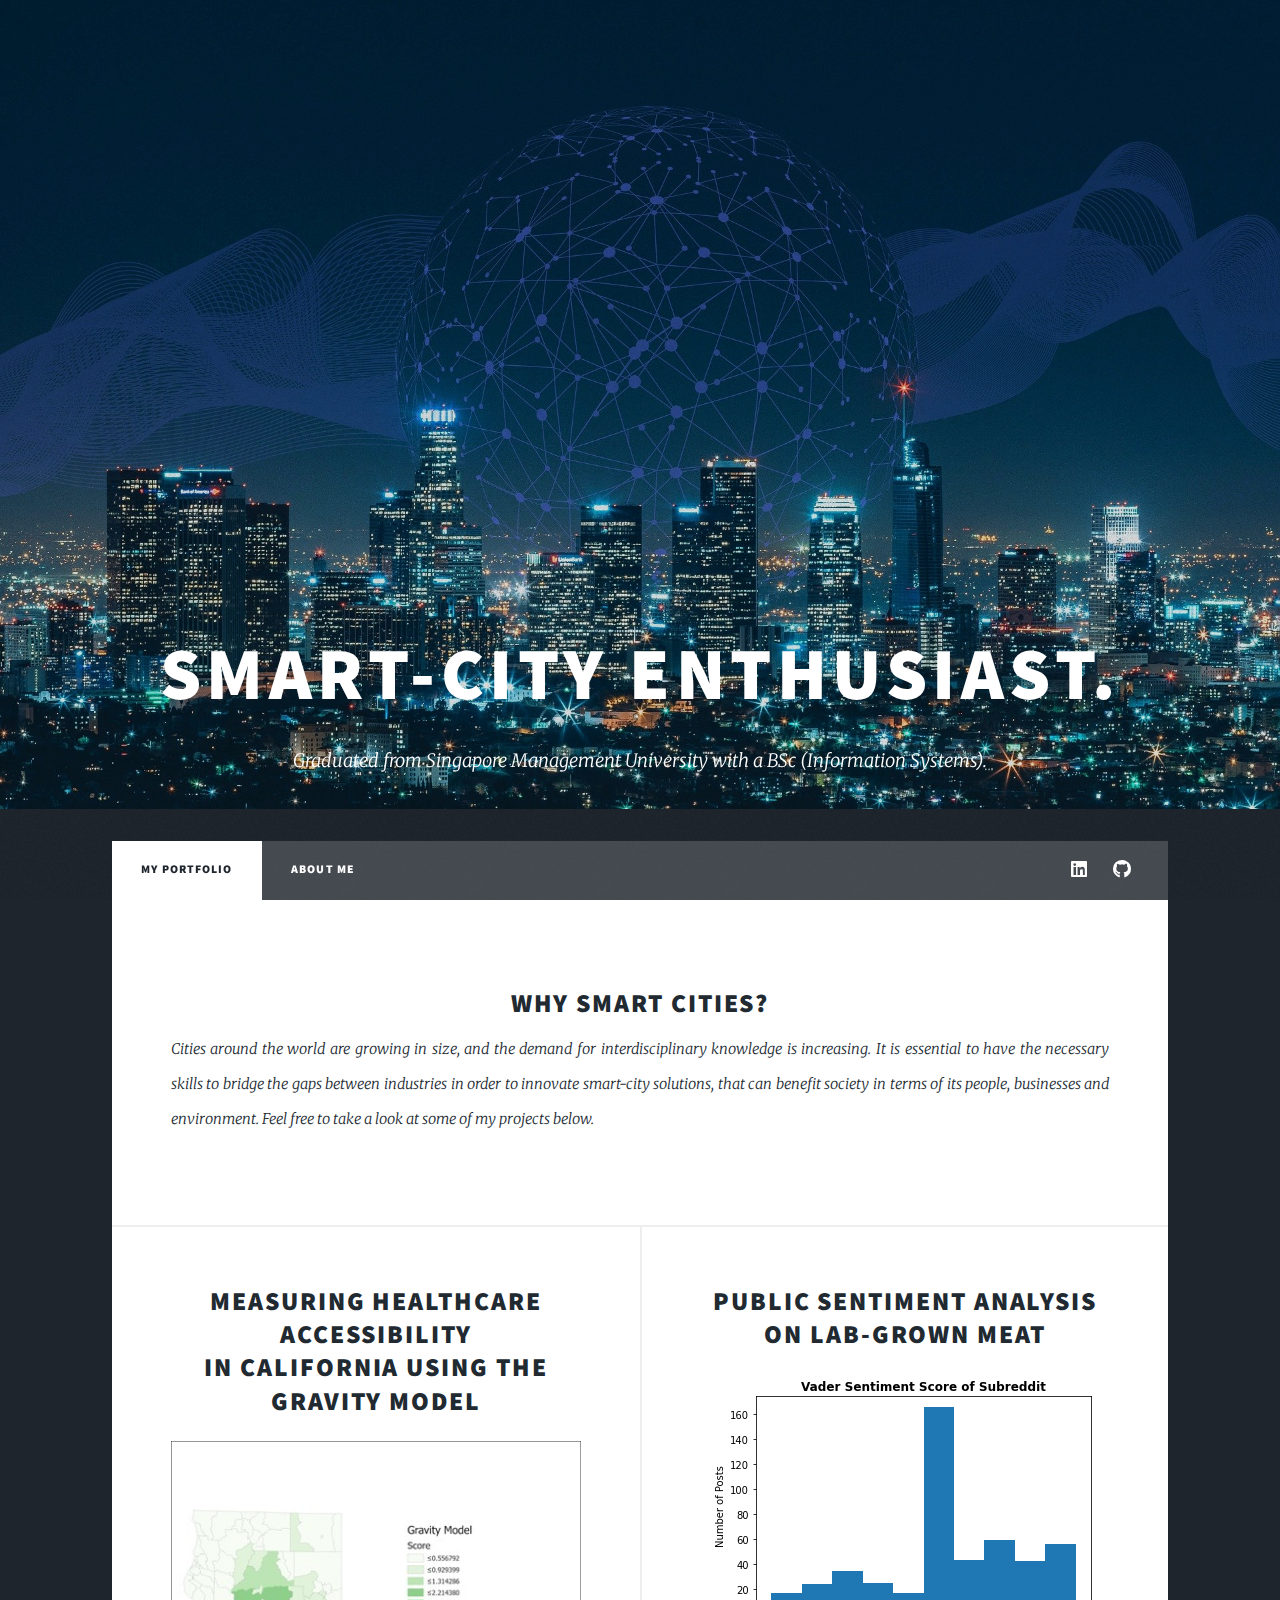
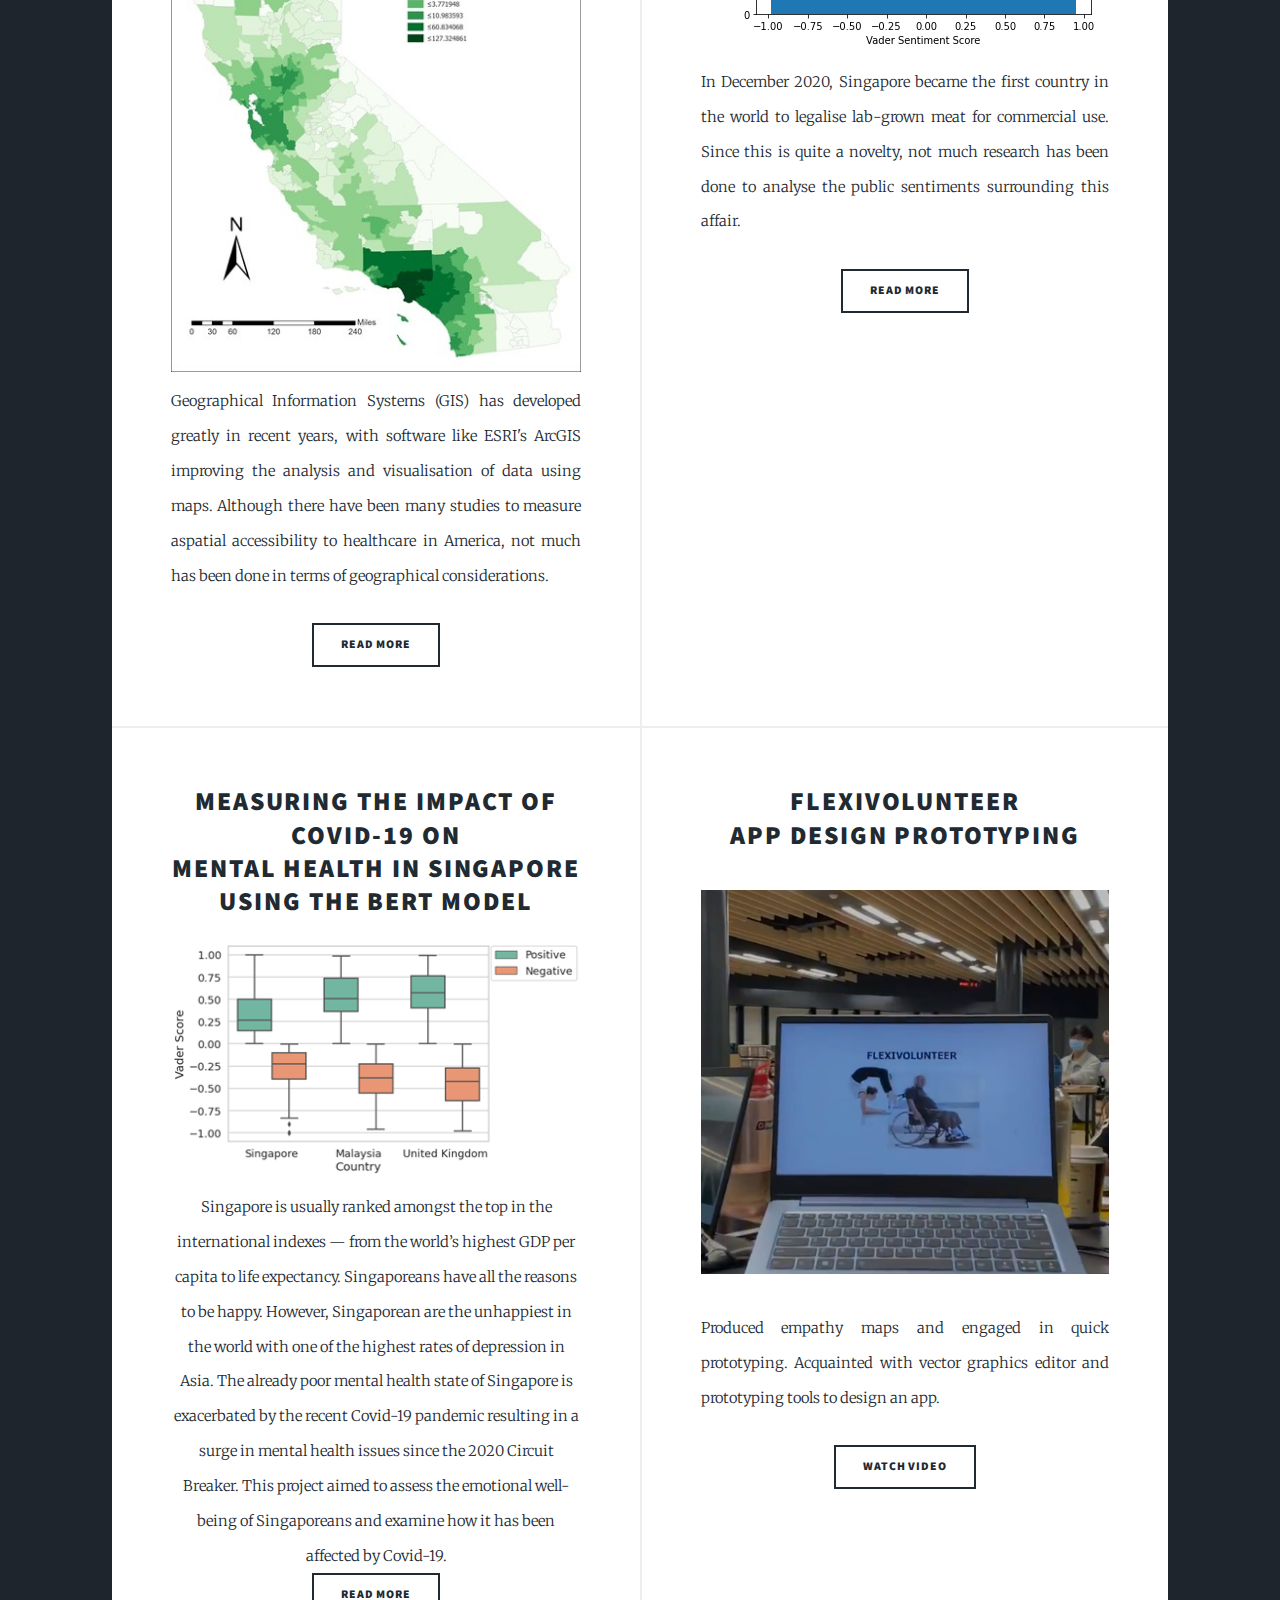
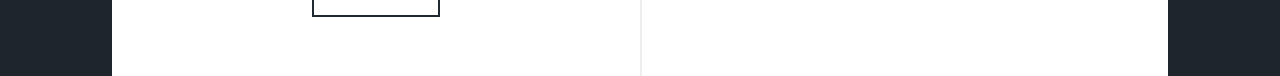
<file: index.html>
<!DOCTYPE HTML>
<html>
	<head>
		<title></title>
		<meta charset="utf-8" />
		<meta name="viewport" content="width=device-width, initial-scale=1, user-scalable=no" />
		<link rel="stylesheet" href="assets/css/main.css" />
		<noscript><link rel="stylesheet" href="assets/css/noscript.css" /></noscript>
	</head>
	<body class="is-preload">

		<!-- Wrapper -->
			<div id="wrapper" class="fade-in">

				<!-- Intro -->
					<div id="intro">
						<h1>Smart-City Enthusiast.</h1>
						<center><p>Graduated from Singapore Management University with a BSc (Information Systems).</p></center>
<!--<ul class="actions">
							<li><a href="#header" class="button icon solid solo fa-arrow-down scrolly">Continue</a></li>
						</ul>-->
					</div>

				<!-- Header -->
					<!---<header id="header">
						<a href="index.html" class="logo">Massively</a>
					/header> -->

				<!-- Nav -->
					<nav id="nav">
						<ul class="links">
							<li class="active"><a href="index.html">My Portfolio</a></li>
							<li><a href="about.html">About Me</a></li>
						</ul>
						<ul class="icons">
							<li><a href="https://www.linkedin.com/in/jonathan-auyong/" class="icon brands fa-linkedin"><span class="label">LinkedIn</span></a></li>
							<li><a href="https://github.com/jonathanmad" class="icon brands fa-github"><span class="label">GitHub</span></a></li>
						</ul>
					</nav>

				<!-- Main -->
					<div id="main">

						<!-- Featured Post -->
							<article class="post featured">
								<header class="minor">
									<h2>Why Smart Cities?</h2>
									<p>Cities around the world are growing in size, and the demand
										 for interdisciplinary knowledge is increasing. It is essential
										  to have the necessary skills to bridge the gaps between
										   industries in order to innovate smart-city solutions, that can benefit society in terms of its people, businesses and environment. Feel free to take a look at some of my projects below.</p>
								</header>
								<!--a href="#" class="image main"><img src="images/pic01.jpg" alt="" /></a>
								<ul class="actions special">
									<li><a href="#" class="button large">Read More</a></li>
								</ul-->
							</article>

						<!-- Posts -->
							<section class="posts">
								<article>
									<header>
										<h2>Measuring Healthcare Accessibility<br />
										in California using the Gravity Model</h2>
									</header>
									<img src="images/Gravity1.png" alt="" />
									<p>Geographical Information Systems (GIS) has developed greatly in recent years, with software like ESRI's ArcGIS improving the analysis and visualisation of data using maps. Although there have been many studies to measure aspatial accessibility to healthcare in America, not much has been done in terms of geographical considerations.</p>
									<ul class="actions special">
										<li><a href="project1.html" class="button">Read More</a></li>
									</ul>
								</article>
								<article>
									<header>
										<h2>Public Sentiment Analysis<br />
										on Lab-Grown Meat</a></h2>
									</header>
									<img src="images/VADER.png" alt="" /></a>
									<p>In December 2020, Singapore became the first country in the world to legalise lab-grown meat for commercial use. Since this is quite a novelty, not much research has been done to analyse the public sentiments surrounding this affair.</p>
									<ul class="actions special">
										<li><a href="project2.html" class="button">Read More</a></li>
									</ul>
								</article>
								<article>
									<header>
										<h2>Measuring the Impact of COVID-19 on<br />
										Mental Health in Singapore using the BERT Model</a></h2>
									</header>
									<img src="images/project3.png" alt="" />
									Singapore is usually ranked amongst the top in the international indexes — from the world’s highest GDP per capita to life expectancy. Singaporeans have all the reasons to be happy. However, Singaporean are the unhappiest in the world with one of the highest rates of depression in Asia. The already poor mental health state of Singapore is exacerbated by the recent Covid-19 pandemic resulting in a surge in mental health issues since the 2020 Circuit Breaker. This project aimed to assess the emotional well-being of Singaporeans and examine how it has been affected by Covid-19.									<ul class="actions special">
										<li><a href="project3.html" class="button">Read More</a></li>
									</ul>
								</article>
								<article>
									<header>
										<h2>FlexiVolunteer<br/>
										App Design Prototyping</h2>
									</header>
									<a href="project4.html" class="image fit"><img src="images/IDPCOver.png" alt=""/></a>
									<p>Produced empathy maps and engaged in quick prototyping.
										Acquainted with vector graphics editor and prototyping tools to design an app.
										</p>
									<ul class="actions special">
										<li><a href="project4.html" class="button">Watch Video</a></li>
									</ul>
							</section>
					</div>



			</div>

		<!-- Scripts -->
			<script src="assets/js/jquery.min.js"></script>
			<script src="assets/js/jquery.scrollex.min.js"></script>
			<script src="assets/js/jquery.scrolly.min.js"></script>
			<script src="assets/js/browser.min.js"></script>
			<script src="assets/js/breakpoints.min.js"></script>
			<script src="assets/js/util.js"></script>
			<script src="assets/js/main.js"></script>

	</body>
</html>
</file>
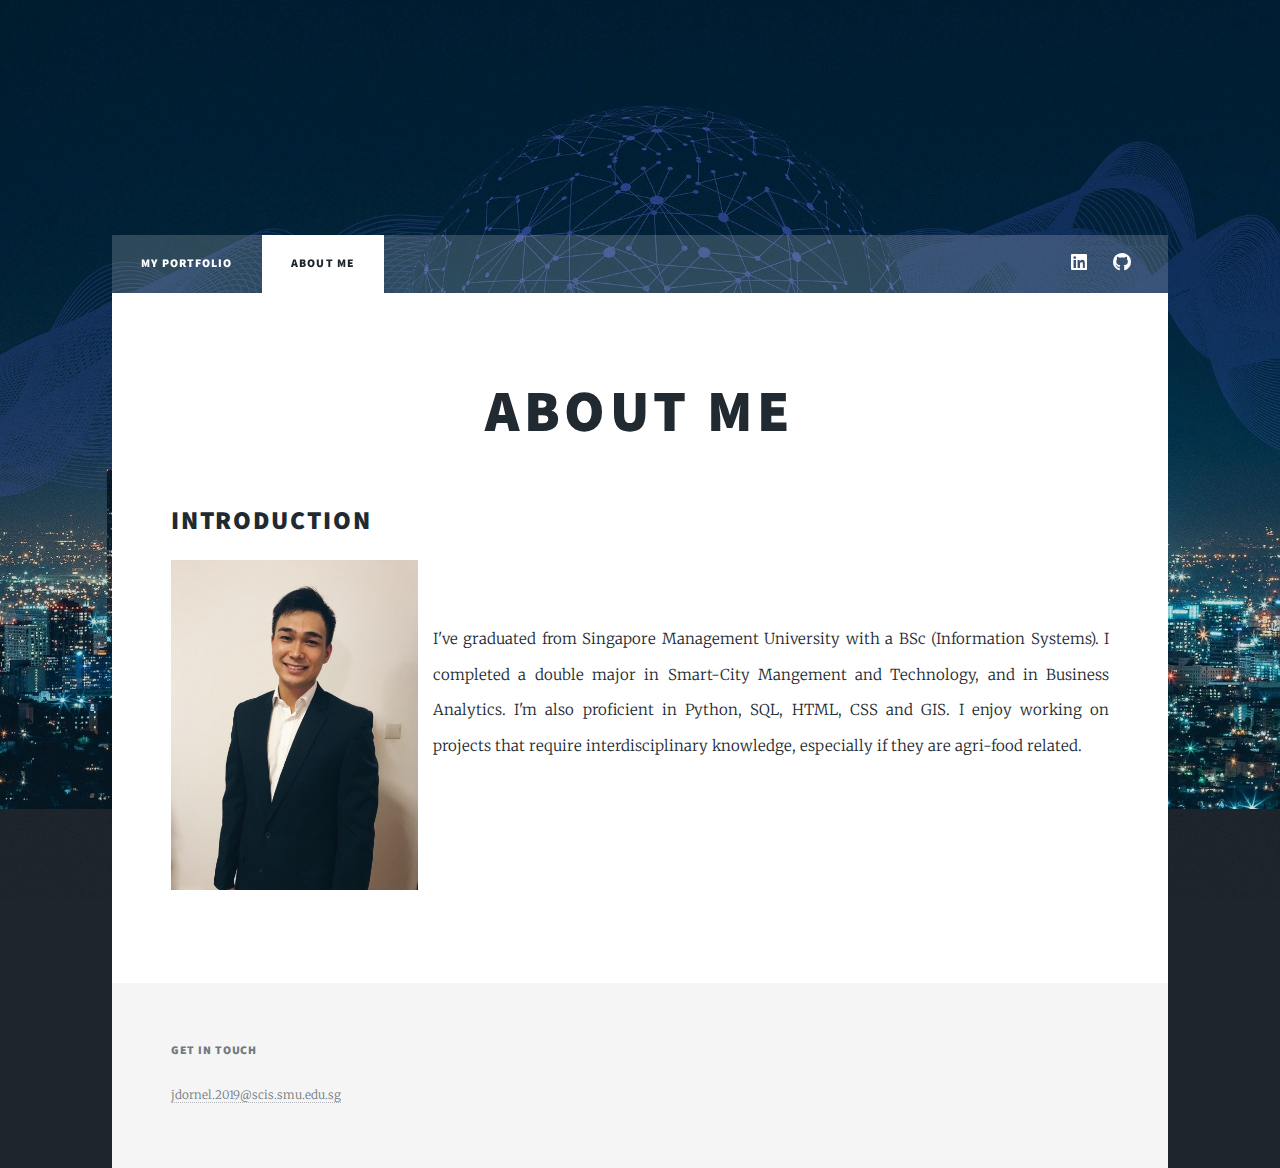
<file: about.html>
<!DOCTYPE HTML>
<html>
	<head>
		<title>About Me</title>
		<meta charset="utf-8" />
		<meta name="viewport" content="width=device-width, initial-scale=1, user-scalable=no" />
		<link rel="stylesheet" href="assets/css/main.css" />
		<noscript><link rel="stylesheet" href="assets/css/noscript.css" /></noscript>
	</head>
	<body class="is-preload">

		<!-- Wrapper -->
			<div id="wrapper">

				<!-- Header -->
					<header id="header">
					</header>

				<!-- Nav -->
					<nav id="nav">
						<ul class="links">
							<li><a href="index.html">My Portfolio</a></li>
							<li class="active"><a href="About Me.html">About Me</a></li>
						</ul>
						<ul class="icons">
							<li><a href="https://www.linkedin.com/in/jonathan-auyong/" class="icon brands fa-linkedin"><span class="label">LinkedIn</span></a></li>
							<li><a href="https://github.com/jonathanauyong" class="icon brands fa-github"><span class="label">GitHub</span></a></li>
						</ul>
					</nav>

				<!-- Main -->
					<div id="main">

						<!-- Post -->
							<section class="post">
								<header class="major">
									<h1>About Me</h1>
								</header>
								
								
                                <h2>Introduction</h2>
								<!--body>
									<img src="images/profile.png" width="355" height="490" style="float:left;"/>
								  </body-->
								<!--table>
								<tr>
									<th><p>In my free time, I love to learn new languages. I'm fluent in English and French, and I am learning Mandarin Chinese. <br><br> I'm also proficient in Python, SQL, HTML, CSS and GIS. I especially enjoy working on projects that require interdisciplinary knowledge.</p></th>
									<th><div class="marginauto"><img src="images/profile.png" alt="" width="400" height="500"/></div></th>
								</tr>
								</table-->
								<style>
									.container {
									  display: flex;
									  align-items: center;
									  justify-content: center
									}
									img {
									  max-width: 100%
									}
									.image {
									  flex-basis: 100%
									}
									.text {
									  font-size: 15px;
									  padding-left: 15px;
									}
								  </style>
								<div class="container">
									<div class="image">
									  <img src="images/profile.png">
									</div>
									<div class="text">
									  <p>I've graduated from Singapore Management University with a BSc (Information Systems).
										   I completed a double major in Smart-City Mangement and Technology, and in Business Analytics.
										I'm also proficient in Python, SQL, HTML, CSS and GIS.
										 I enjoy working on projects that require interdisciplinary knowledge,
										  especially if they are agri-food related.<br><br>
											 </p>
									</div>
								  </div>
								  <br>
								<!--img src="images/profile.png" width="355" height="490">
<h3>My Skills</h3>
<ul id="skill-list">
	<li>Machine Learning</li>
    <li>Computational Social Science</li>		
	<li>Data Analysis & Visualisation</li>				
</ul><!--end skill-list-->
</div><!-- end skills-->

							</section>

					</div>

				<!-- Footer -->
					<footer id="footer">
						<section>
								<h3>Get in Touch</h3>
								<p><a href="mailto:jdornel.2019@scis.smu.edu.sg">jdornel.2019@scis.smu.edu.sg</a></p>
							</section>
						</section>
					</footer>


			</div>

		<!-- Scripts -->
			<script src="assets/js/jquery.min.js"></script>
			<script src="assets/js/jquery.scrollex.min.js"></script>
			<script src="assets/js/jquery.scrolly.min.js"></script>
			<script src="assets/js/browser.min.js"></script>
			<script src="assets/js/breakpoints.min.js"></script>
			<script src="assets/js/util.js"></script>
			<script src="assets/js/main.js"></script>

	</body>
</html>
</file>
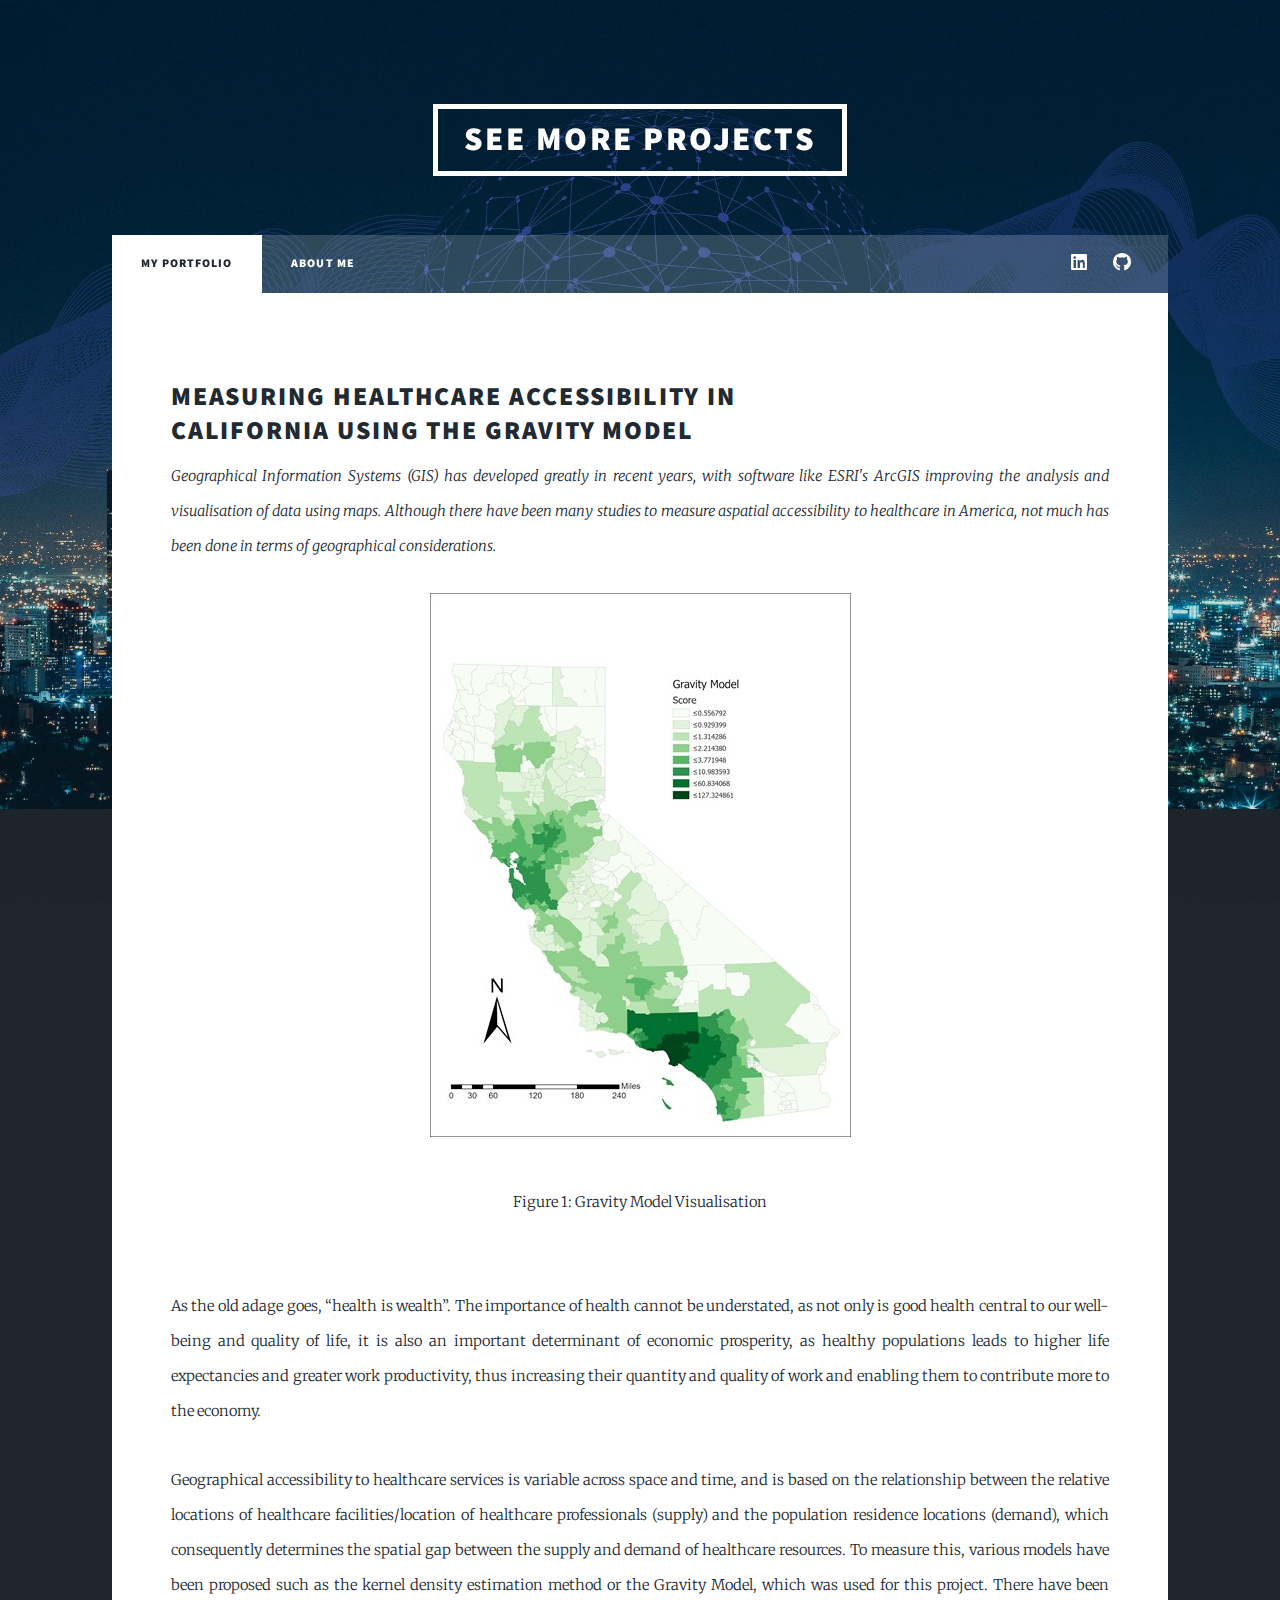
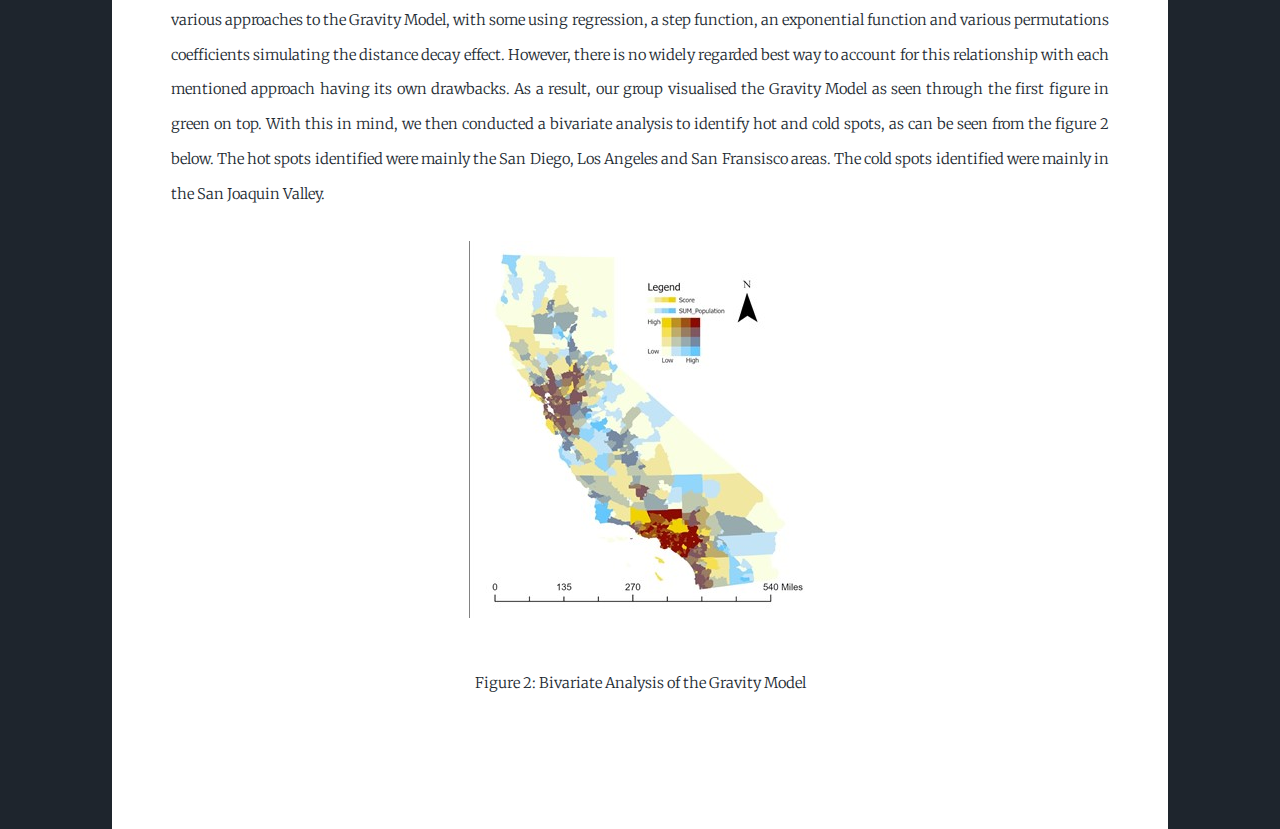
<file: project1.html>
<!DOCTYPE HTML>
<html>
	<head>
		<title>Measuring Healthcare Accessibility Using the Gravity Model</title>
		<meta charset="utf-8" />
		<meta name="viewport" content="width=device-width, initial-scale=1, user-scalable=no" />
		<link rel="stylesheet" href="assets/css/main.css" />
		<noscript><link rel="stylesheet" href="assets/css/noscript.css" /></noscript>
	</head>
	<body class="is-preload">

		<!-- Wrapper -->
			<div id="wrapper">

				<!-- Header -->
					<header id="header">
						<a href="index.html" class="logo">See More Projects</a>
					</header>

				<!-- Nav -->
					<nav id="nav">
						<ul class="links">
							<li class="active"><a href="index.html">My Portfolio</a></li>
							<li><a href="about.html">About Me</a></li>
						</ul>
						<ul class="icons">
							<li><a href="https://www.linkedin.com/in/jonathan-auyong/" class="icon brands fa-linkedin"><span class="label">LinkedIn</span></a></li>
							<li><a href="https://github.com/jonathanauyong" class="icon brands fa-github"><span class="label">GitHub</span></a></li>
						</ul>
					</nav>

				<!-- Main -->
					<div id="main">

						<!-- Post -->
							<section class="post">
								<header class="minor">
									<h2>Measuring Healthcare Accessibility in<br />
									California Using the Gravity Model</h2>
									<p>Geographical Information Systems (GIS) has developed greatly in recent years, with software like ESRI's ArcGIS improving the analysis and visualisation of data using maps. Although there have been many studies to measure aspatial accessibility to healthcare in America, not much has been done in terms of geographical considerations.</p>
								</header>
                                <p class="aligncenter">
                                    <center><img src="images/Gravity1.png" alt=""/></center><br>
                                    <center>Figure 1: Gravity Model Visualisation</center><br><br>
								<p>As the old adage goes, “health is wealth”. The importance of health cannot be understated,
									 as not only is good health central to our well-being and quality of life, it is also an
									  important determinant of economic prosperity, as healthy populations leads to higher life
									   expectancies and greater work productivity, thus increasing their quantity and quality
									    of work and enabling them to contribute more to the economy.<br><br>
										Geographical accessibility to healthcare services is variable across space and time, and is based on the relationship between the relative locations of healthcare facilities/location of healthcare professionals (supply) and the population residence locations (demand), which consequently determines the spatial gap between the supply and demand of healthcare resources. To measure this, various models have been proposed such as the kernel density estimation method or the Gravity Model, which was used for this project. There have been various approaches to the Gravity Model, with some using regression, a step function, an exponential function and various permutations coefficients simulating the distance decay effect. However, there is no widely regarded best way to account for this relationship with each mentioned approach having its own drawbacks. As a result, our group visualised the Gravity Model as seen through the first figure in green on top. With this in mind, we then conducted a bivariate analysis to identify hot and cold spots, as can be seen from the figure 2 below. The hot spots identified were mainly the San Diego, Los Angeles and San Fransisco areas. The cold spots identified were mainly in the San Joaquin Valley.
									</p>
									<p class="aligncenter">
										<center><img src="images/Gravity2.png" /></center><br>
										<center>Figure 2: Bivariate Analysis of the Gravity Model</center><br><br>
							</section>

					</div>


			</div>

		<!-- Scripts -->
			<script src="assets/js/jquery.min.js"></script>
			<script src="assets/js/jquery.scrollex.min.js"></script>
			<script src="assets/js/jquery.scrolly.min.js"></script>
			<script src="assets/js/browser.min.js"></script>
			<script src="assets/js/breakpoints.min.js"></script>
			<script src="assets/js/util.js"></script>
			<script src="assets/js/main.js"></script>

	</body>
</html>
</file>
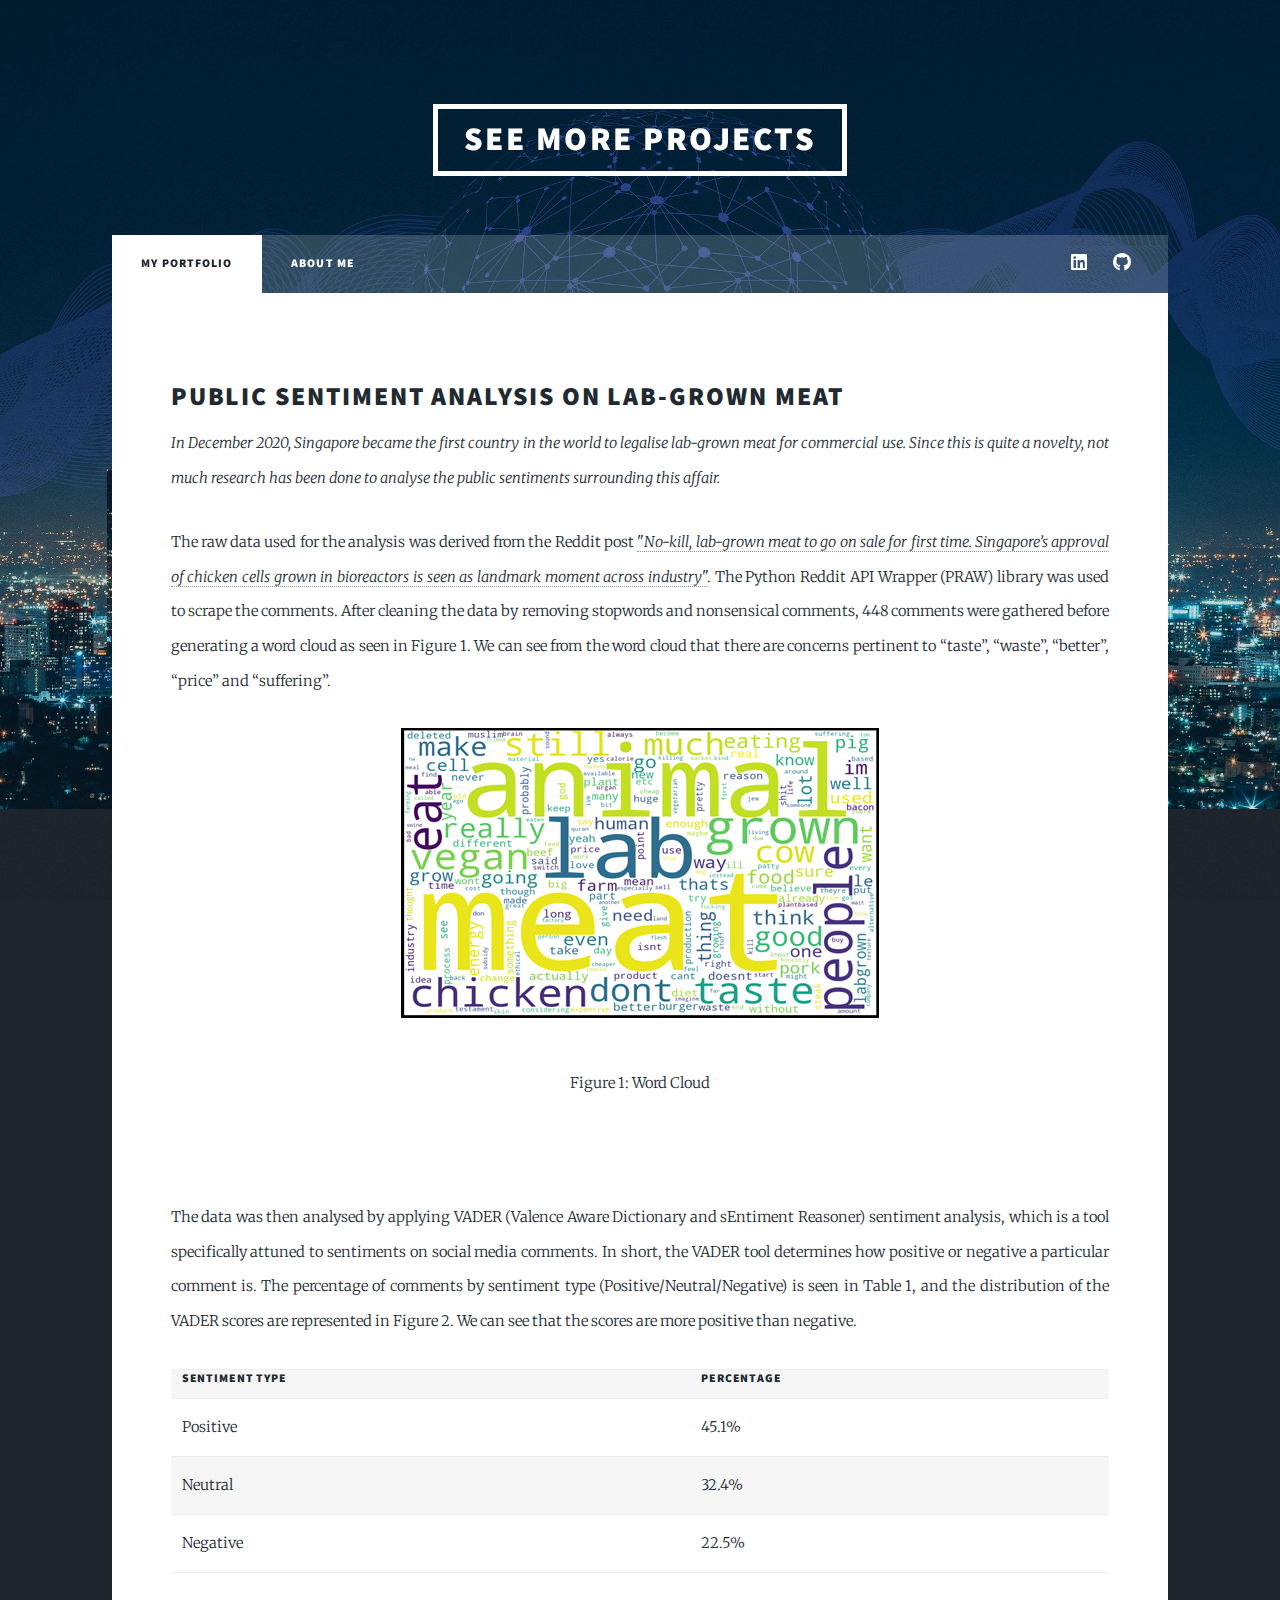
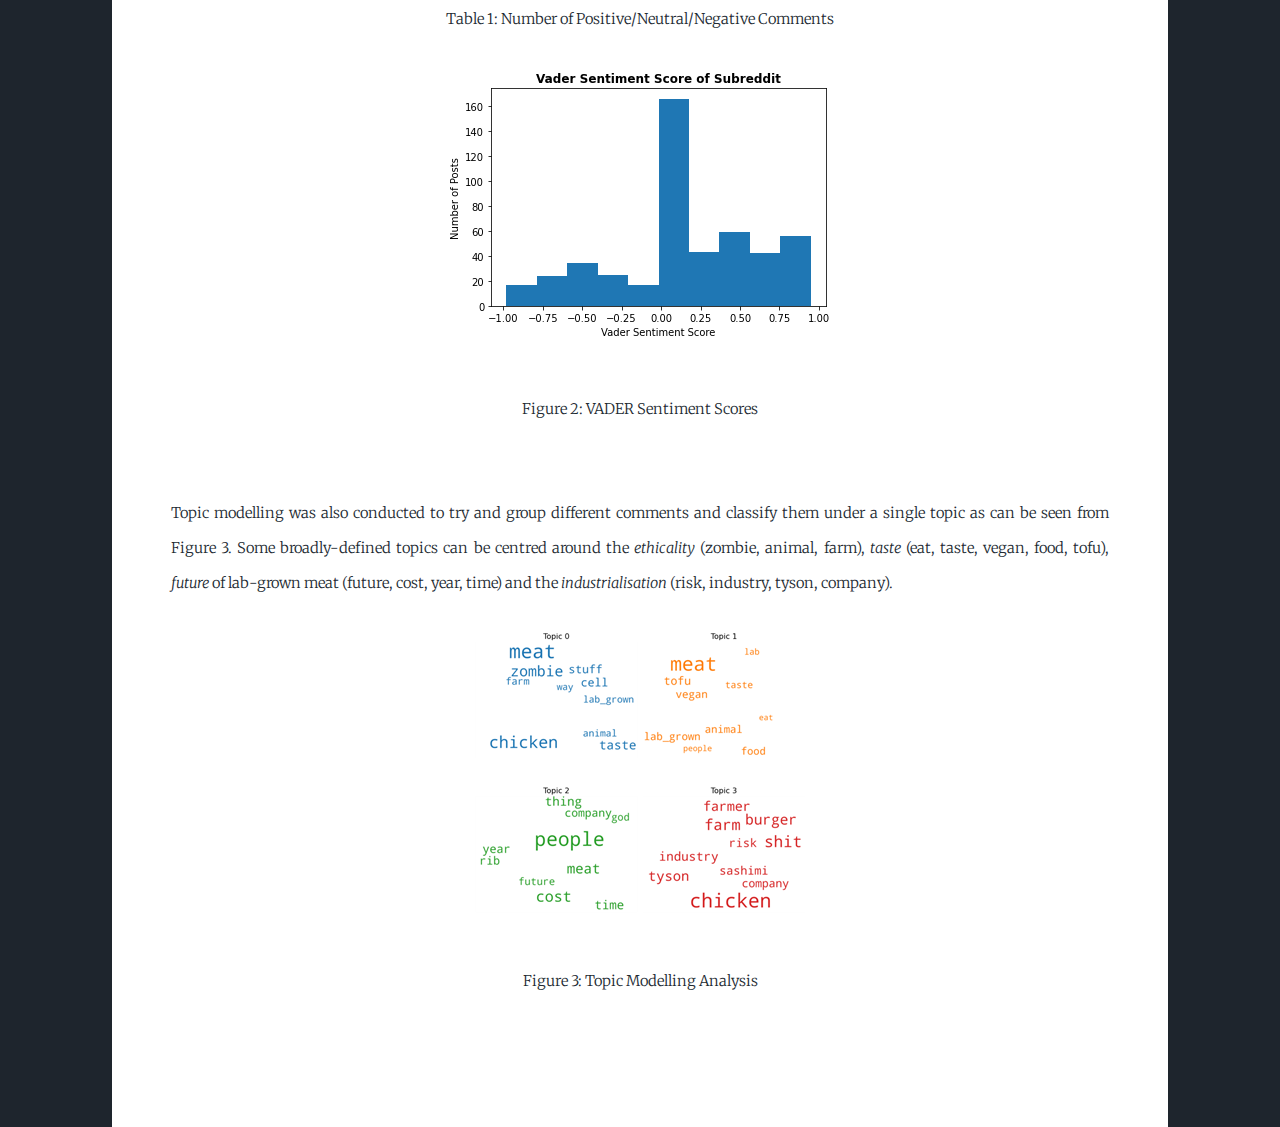
<file: project2.html>
<!DOCTYPE HTML>
<html>
	<head>
		<title>Public Sentiment Analysis on Lab-Grown Meat</title>
		<meta charset="utf-8" />
		<meta name="viewport" content="width=device-width, initial-scale=1, user-scalable=no" />
		<link rel="stylesheet" href="assets/css/main.css" />
		<noscript><link rel="stylesheet" href="assets/css/noscript.css" /></noscript>
	</head>
	<body class="is-preload">

		<!-- Wrapper -->
			<div id="wrapper">

				<!-- Header -->
					<header id="header">
						<a href="index.html" class="logo">See More Projects</a>
					</header>

				<!-- Nav -->
					<nav id="nav">
						<ul class="links">
							<li class="active"><a href="index.html">My Portfolio</a></li>
							<li><a href="about.html">About Me</a></li>
						</ul>
						<ul class="icons">
							<li><a href="https://www.linkedin.com/in/jonathan-auyong/" class="icon brands fa-linkedin"><span class="label">LinkedIn</span></a></li>
							<li><a href="https://github.com/jonathanauyong" class="icon brands fa-github"><span class="label">GitHub</span></a></li>
						</ul>
					</nav>

				<!-- Main -->
					<div id="main">

						<!-- Post -->
							<section class="post">
								<header class="minor">
									<h2>Public Sentiment Analysis on Lab-Grown Meat</h2>
									<p>In December 2020, Singapore became the first country in the world to legalise lab-grown meat for commercial use. Since this is quite a novelty, not much research has been done to analyse the public sentiments surrounding this affair.</p>
								</header>
								<p>The raw data used for the analysis was derived from the Reddit post <a href="https://www.reddit.com/r/worldnews/comments/k6ol09/nokill_labgrown_meat_to_go_on_sale_for_first_time/"> "<i>No-kill, lab-grown meat to go on sale for first time. Singapore’s approval of chicken cells grown in bioreactors is seen as landmark moment across industry</i>"</a>. The Python Reddit API Wrapper (PRAW) library was used to scrape the comments. After cleaning the data by removing stopwords and nonsensical comments, 448 comments were gathered before generating a word cloud as seen in Figure 1. We can see from the word cloud that there are concerns pertinent to “taste”, “waste”, “better”, “price” and “suffering”.</p>
                                <p class="aligncenter">
                                    <center><img src="images/WC.png" alt="" /></center><br>
                                    <center>Figure 1: Word Cloud</center><br><br>
                                </p>
                                <p>The data was then analysed by applying VADER (Valence Aware Dictionary and sEntiment Reasoner) sentiment analysis, which is a tool specifically attuned to sentiments on social media comments. In short, the VADER tool determines how positive or negative a particular comment is. The percentage of comments by sentiment type (Positive/Neutral/Negative) is seen in Table 1, and the distribution of the VADER scores are represented in Figure 2. We can see that the scores are more positive than negative.</p>
                            <table>
                                <tr>
                                    <th>Sentiment Type</th>
                                    <th>Percentage</th>
                                </tr>
                                <tr>
                                    <td>Positive</td>
                                    <td>45.1%</td>
                                </tr>
                                <tr>
                                    <td>Neutral</td>
                                    <td>32.4%</td>
                                </tr>
                                <tr>
                                    <td>Negative</td>
                                    <td>22.5%</td>
                                </tr>
                            </table>
                            <p><center>Table 1: Number of Positive/Neutral/Negative Comments</center></p>
                            <p class="aligncenter">
                                <center><img src="images/VADER.png" alt="" /></center><br>
                                <center>Figure 2: VADER Sentiment Scores</center><br><br>
                            <p>Topic modelling was also conducted to try and group different comments and classify them under a single topic as can be seen from Figure 3. Some broadly-defined topics can be 
                                centred around the <i>ethicality</i> (zombie, animal, farm), <i>taste</i> (eat, taste, vegan, food, tofu), <i>future</i> of lab-grown meat (future, cost, year, time) and the <i>industrialisation</i> (risk, industry, tyson, company).
                                </p>
                                <p class="aligncenter">
                                    <center><img src="images/TM.png" alt="" /></center><br>
                                    <center>Figure 3: Topic Modelling Analysis</center><br><br>
                            </section>

					</div>


			</div>

		<!-- Scripts -->
			<script src="assets/js/jquery.min.js"></script>
			<script src="assets/js/jquery.scrollex.min.js"></script>
			<script src="assets/js/jquery.scrolly.min.js"></script>
			<script src="assets/js/browser.min.js"></script>
			<script src="assets/js/breakpoints.min.js"></script>
			<script src="assets/js/util.js"></script>
			<script src="assets/js/main.js"></script>

	</body>
</html>
</file>
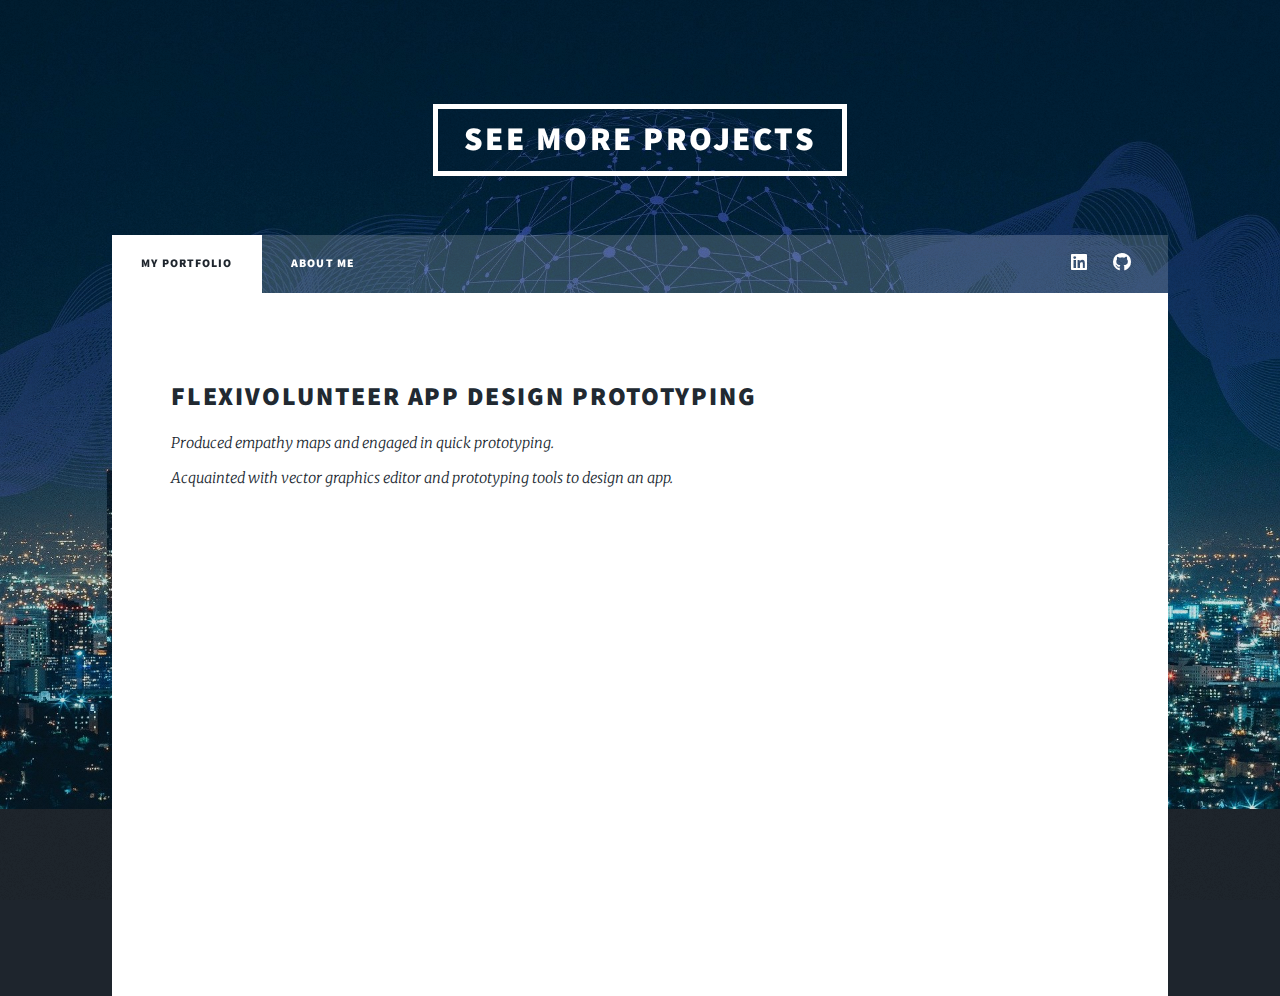
<file: project4.html>
<!DOCTYPE HTML>
<html>
	<head>
		<title>FlexiVolunteer App Design Prototyping</title>
		<meta charset="utf-8" />
		<meta name="viewport" content="width=device-width, initial-scale=1, user-scalable=no" />
		<link rel="stylesheet" href="assets/css/main.css" />
		<noscript><link rel="stylesheet" href="assets/css/noscript.css" /></noscript>
	</head>
	<body class="is-preload">

		<!-- Wrapper -->
			<div id="wrapper">

				<!-- Header -->
					<header id="header">
						<a href="index.html" class="logo">See More Projects</a>
					</header>

				<!-- Nav -->
					<nav id="nav">
						<ul class="links">
							<li class="active"><a href="index.html">My Portfolio</a></li>
							<li><a href="about.html">About Me</a></li>
						</ul>
						<ul class="icons">
							<li><a href="https://www.linkedin.com/in/jonathan-auyong/" class="icon brands fa-linkedin"><span class="label">LinkedIn</span></a></li>
							<li><a href="https://github.com/jonathanauyong" class="icon brands fa-github"><span class="label">GitHub</span></a></li>
						</ul>
					</nav>

				<!-- Main -->
					<div id="main">

						<!-- Post -->
							<section class="post">
								<header class="minor">
									<h2>FlexiVolunteer
										App Design Prototyping</h2>
									<p>Produced empathy maps and engaged in quick prototyping.<br>
									Acquainted with vector graphics editor and prototyping tools to design an app.
										</p>
								</header>
                                <div class="row">
                                    <div class="column">
										<iframe allow="autoplay" width="600" height="400" src="https://www.youtube.com/embed/JBGDVNmZ5sc?modestbranding=1&amp;fs=0&amp;rel=0&amp;hd=1&amp;disablekb=0&amp;showinfo=0&amp;iv_load_policy=0&amp;enablejsapi=1&amp;autoplay=0&amp;loop=0&amp;controls=0&amp;start=3" frameborder="0" allow="autoplay" allowfullscreen></iframe><!-- Youtube player code made @ https://gafcodes.com -->                                      <!--<video src="IDP.mp4" alt="idp" width="300" height="450">-->
										<!--video width="320" height="240" controls>
											<source src="images/IDP.mp4" type="video/mp4">
										  </video-->	  
                                    </div>
                                    </section>

					</div>


			</div>

		<!-- Scripts -->
			<script src="assets/js/jquery.min.js"></script>
			<script src="assets/js/jquery.scrollex.min.js"></script>
			<script src="assets/js/jquery.scrolly.min.js"></script>
			<script src="assets/js/browser.min.js"></script>
			<script src="assets/js/breakpoints.min.js"></script>
			<script src="assets/js/util.js"></script>
			<script src="assets/js/main.js"></script>

	</body>
</html>
</file>
<file: assets/css/main.css>
@import url(fontawesome-all.min.css);
@import url("https://fonts.googleapis.com/css?family=Merriweather:300,700,300italic,700italic|Source+Sans+Pro:900");

/*
	Massively by HTML5 UP
	html5up.net | @ajlkn
	Free for personal and commercial use under the CCA 3.0 license (html5up.net/license)
*/

html, body, div, span, applet, object,
iframe, h1, h2, h3, h4, h5, h6, p, blockquote,
pre, a, abbr, acronym, address, big, cite,
code, del, dfn, em, img, ins, kbd, q, s, samp,
small, strike, strong, sub, sup, tt, var, b,
u, i, center, dl, dt, dd, ol, ul, li, fieldset,
form, label, legend, table, caption, tbody,
tfoot, thead, tr, th, td, article, aside,
canvas, details, embed, figure, figcaption,
footer, header, hgroup, menu, nav, output, ruby,
section, summary, time, mark, audio, video {
	margin: 0;
	padding: 0;
	border: 0;
	font-size: 100%;
	font: inherit;
	vertical-align: baseline;}

article, aside, details, figcaption, figure,
footer, header, hgroup, menu, nav, section {
	display: block;}

body {
	line-height: 1;
}

ol, ul {
	list-style: none;
}

blockquote, q {
	quotes: none;
}

	blockquote:before, blockquote:after, q:before, q:after {
		content: '';
		content: none;
	}

table {
	border-collapse: collapse;
	border-spacing: 0;
}

body {
	-webkit-text-size-adjust: none;
}

mark {
	background-color: transparent;
	color: inherit;
}

input::-moz-focus-inner {
	border: 0;
	padding: 0;
}

input, select, textarea {
	-moz-appearance: none;
	-webkit-appearance: none;
	-ms-appearance: none;
	appearance: none;
}

/* Basic */

	@-ms-viewport {
		width: device-width;
	}

	body {
		-ms-overflow-style: scrollbar;
	}

	@media screen and (max-width: 480px) {

		html, body {
			min-width: 320px;
		}

	}

	html {
		box-sizing: border-box;
	}

	*, *:before, *:after {
		box-sizing: inherit;
	}

	body {
		background-color: #1e252d;
	}

		body.is-preload *, body.is-preload *:before, body.is-preload *:after {
			-moz-animation: none !important;
			-webkit-animation: none !important;
			-ms-animation: none !important;
			animation: none !important;
			-moz-transition: none !important;
			-webkit-transition: none !important;
			-ms-transition: none !important;
			transition: none !important;
		}

/* Type */

	html {
		font-size: 16pt;
	}

		@media screen and (max-width: 1680px) {

			html {
				font-size: 12pt;
			}

		}

		@media screen and (max-width: 1280px) {

			html {
				font-size: 11pt;
			}

		}

		@media screen and (max-width: 360px) {

			html {
				font-size: 10pt;
			}

		}

	body {
		color: #212931;
	}

	body, input, select, textarea {
		font-family: "Merriweather", Georgia, serif;
		font-weight: 300;
		font-size: 1rem;
		line-height: 2.375;
	}

	a {
		-moz-transition: color 0.2s ease-in-out, background-color 0.2s ease-in-out, border-color 0.2s ease-in-out, box-shadow 0.2s ease-in-out;
		-webkit-transition: color 0.2s ease-in-out, background-color 0.2s ease-in-out, border-color 0.2s ease-in-out, box-shadow 0.2s ease-in-out;
		-ms-transition: color 0.2s ease-in-out, background-color 0.2s ease-in-out, border-color 0.2s ease-in-out, box-shadow 0.2s ease-in-out;
		transition: color 0.2s ease-in-out, background-color 0.2s ease-in-out, border-color 0.2s ease-in-out, box-shadow 0.2s ease-in-out;
		border-bottom: dotted 1px;
		text-decoration: none;
	}

		a:hover {
			border-bottom-color: transparent;
		}

	strong, b {
		font-weight: 600;
	}

	em, i {
		font-style: italic;
	}

	p {
		text-align: justify;
		margin: 0 0 2rem 0;
	}

	h1, h2, h3, h4, h5, h6 {
		font-family: "Source Sans Pro", Helvetica, sans-serif;
		font-weight: 900;
		line-height: 1.5;
		letter-spacing: 0.075em;
		text-transform: uppercase;
		margin: 0 0 1rem 0;
	}

		h1 a, h2 a, h3 a, h4 a, h5 a, h6 a {
			border-bottom: 0;
			color: inherit;
			text-decoration: none;
		}

	h1 {
		font-size: 4rem;
		line-height: 1.1;
		margin: 0 0 2rem 0;
	}

	h2 {
		font-size: 1.75rem;
		line-height: 1.3;
		margin: 0 0 1.5rem 0;
	}

	h3 {
		font-size: 1.25rem;
		margin: 0 0 1.5rem 0;
	}

	h4 {
		font-size: 1rem;
	}

	h5 {
		font-size: 0.9rem;
	}

	h6 {
		font-size: 0.8rem;
	}

	sub {
		font-size: 0.8rem;
		position: relative;
		top: 0.5rem;
	}

	sup {
		font-size: 0.8rem;
		position: relative;
		top: -0.5rem;
	}

	blockquote {
		border-left: solid 4px;
		font-style: italic;
		margin: 0 0 2rem 0;
		padding: 0.5rem 0 0.5rem 2rem;
	}

	code {
		border: solid 2px;
		font-family: "Courier New", monospace;
		font-size: 0.9rem;
		margin: 0 0.25rem;
		padding: 0.25rem 0.65rem;
	}

	pre {
		-webkit-overflow-scrolling: touch;
		font-family: "Courier New", monospace;
		font-size: 0.9rem;
		margin: 0 0 2rem 0;
	}

		pre code {
			display: block;
			line-height: 1.75;
			padding: 1rem 1.5rem;
			overflow-x: auto;
		}

	hr {
		border: 0;
		border-bottom: solid 2px;
		margin: 3rem 0;
	}

		hr.major {
			margin: 5rem 0;
		}

	.align-left {
		text-align: left;
	}

	.align-center {
		text-align: center;
	}

	.align-right {
		text-align: right;
	}

	input, select, textarea {
		color: #212931;
	}

	a {
		color: #212931;
		border-bottom-color: rgba(33, 41, 49, 0.5);
	}

		a:hover {
			border-bottom-color: transparent;
			color: #18bfef !important;
		}

	strong, b {
		color: #212931;
	}

	h1, h2, h3, h4, h5, h6 {
		color: #212931;
	}

	blockquote {
		border-left-color: #eeeeee;
	}

	code {
		background: rgba(220, 220, 220, 0.25);
		border-color: #eeeeee;
	}

	hr {
		border-bottom-color: #eeeeee;
	}

/* Row */

	.row {
		display: flex;
		flex-wrap: wrap;
		box-sizing: border-box;
		align-items: stretch;
	}

		.row > * {
			box-sizing: border-box;
		}

		.row.gtr-uniform > * > :last-child {
			margin-bottom: 0;
		}

		.row.aln-left {
			justify-content: flex-start;
		}

		.row.aln-center {
			justify-content: center;
		}

		.row.aln-right {
			justify-content: flex-end;
		}

		.row.aln-top {
			align-items: flex-start;
		}

		.row.aln-middle {
			align-items: center;
		}

		.row.aln-bottom {
			align-items: flex-end;
		}

		.row > .imp {
			order: -1;
		}

		.row > .col-1 {
			width: 8.33333%;
		}

		.row > .off-1 {
			margin-left: 8.33333%;
		}

		.row > .col-2 {
			width: 16.66667%;
		}

		.row > .off-2 {
			margin-left: 16.66667%;
		}

		.row > .col-3 {
			width: 25%;
		}

		.row > .off-3 {
			margin-left: 25%;
		}

		.row > .col-4 {
			width: 33.33333%;
		}

		.row > .off-4 {
			margin-left: 33.33333%;
		}

		.row > .col-5 {
			width: 41.66667%;
		}

		.row > .off-5 {
			margin-left: 41.66667%;
		}

		.row > .col-6 {
			width: 50%;
		}

		.row > .off-6 {
			margin-left: 50%;
		}

		.row > .col-7 {
			width: 58.33333%;
		}

		.row > .off-7 {
			margin-left: 58.33333%;
		}

		.row > .col-8 {
			width: 66.66667%;
		}

		.row > .off-8 {
			margin-left: 66.66667%;
		}

		.row > .col-9 {
			width: 75%;
		}

		.row > .off-9 {
			margin-left: 75%;
		}

		.row > .col-10 {
			width: 83.33333%;
		}

		.row > .off-10 {
			margin-left: 83.33333%;
		}

		.row > .col-11 {
			width: 91.66667%;
		}

		.row > .off-11 {
			margin-left: 91.66667%;
		}

		.row > .col-12 {
			width: 100%;
		}

		.row > .off-12 {
			margin-left: 100%;
		}

		.row.gtr-0 {
			margin-top: 0;
			margin-left: 0rem;
		}

			.row.gtr-0 > * {
				padding: 0 0 0 0rem;
			}

			.row.gtr-0.gtr-uniform {
				margin-top: 0rem;
			}

				.row.gtr-0.gtr-uniform > * {
					padding-top: 0rem;
				}

		.row.gtr-25 {
			margin-top: 0;
			margin-left: -0.375rem;
		}

			.row.gtr-25 > * {
				padding: 0 0 0 0.375rem;
			}

			.row.gtr-25.gtr-uniform {
				margin-top: -0.375rem;
			}

				.row.gtr-25.gtr-uniform > * {
					padding-top: 0.375rem;
				}

		.row.gtr-50 {
			margin-top: 0;
			margin-left: -0.75rem;
		}

			.row.gtr-50 > * {
				padding: 0 0 0 0.75rem;
			}

			.row.gtr-50.gtr-uniform {
				margin-top: -0.75rem;
			}

				.row.gtr-50.gtr-uniform > * {
					padding-top: 0.75rem;
				}

		.row {
			margin-top: 0;
			margin-left: -1.5rem;
		}

			.row > * {
				padding: 0 0 0 1.5rem;
			}

			.row.gtr-uniform {
				margin-top: -1.5rem;
			}

				.row.gtr-uniform > * {
					padding-top: 1.5rem;
				}

		.row.gtr-150 {
			margin-top: 0;
			margin-left: -2.25rem;
		}

			.row.gtr-150 > * {
				padding: 0 0 0 2.25rem;
			}

			.row.gtr-150.gtr-uniform {
				margin-top: -2.25rem;
			}

				.row.gtr-150.gtr-uniform > * {
					padding-top: 2.25rem;
				}

		.row.gtr-200 {
			margin-top: 0;
			margin-left: -3rem;
		}

			.row.gtr-200 > * {
				padding: 0 0 0 3rem;
			}

			.row.gtr-200.gtr-uniform {
				margin-top: -3rem;
			}

				.row.gtr-200.gtr-uniform > * {
					padding-top: 3rem;
				}

		@media screen and (max-width: 1680px) {

			.row {
				display: flex;
				flex-wrap: wrap;
				box-sizing: border-box;
				align-items: stretch;
			}

				.row > * {
					box-sizing: border-box;
				}

				.row.gtr-uniform > * > :last-child {
					margin-bottom: 0;
				}

				.row.aln-left {
					justify-content: flex-start;
				}

				.row.aln-center {
					justify-content: center;
				}

				.row.aln-right {
					justify-content: flex-end;
				}

				.row.aln-top {
					align-items: flex-start;
				}

				.row.aln-middle {
					align-items: center;
				}

				.row.aln-bottom {
					align-items: flex-end;
				}

				.row > .imp-xlarge {
					order: -1;
				}

				.row > .col-1-xlarge {
					width: 8.33333%;
				}

				.row > .off-1-xlarge {
					margin-left: 8.33333%;
				}

				.row > .col-2-xlarge {
					width: 16.66667%;
				}

				.row > .off-2-xlarge {
					margin-left: 16.66667%;
				}

				.row > .col-3-xlarge {
					width: 25%;
				}

				.row > .off-3-xlarge {
					margin-left: 25%;
				}

				.row > .col-4-xlarge {
					width: 33.33333%;
				}

				.row > .off-4-xlarge {
					margin-left: 33.33333%;
				}

				.row > .col-5-xlarge {
					width: 41.66667%;
				}

				.row > .off-5-xlarge {
					margin-left: 41.66667%;
				}

				.row > .col-6-xlarge {
					width: 50%;
				}

				.row > .off-6-xlarge {
					margin-left: 50%;
				}

				.row > .col-7-xlarge {
					width: 58.33333%;
				}

				.row > .off-7-xlarge {
					margin-left: 58.33333%;
				}

				.row > .col-8-xlarge {
					width: 66.66667%;
				}

				.row > .off-8-xlarge {
					margin-left: 66.66667%;
				}

				.row > .col-9-xlarge {
					width: 75%;
				}

				.row > .off-9-xlarge {
					margin-left: 75%;
				}

				.row > .col-10-xlarge {
					width: 83.33333%;
				}

				.row > .off-10-xlarge {
					margin-left: 83.33333%;
				}

				.row > .col-11-xlarge {
					width: 91.66667%;
				}

				.row > .off-11-xlarge {
					margin-left: 91.66667%;
				}

				.row > .col-12-xlarge {
					width: 100%;
				}

				.row > .off-12-xlarge {
					margin-left: 100%;
				}

				.row.gtr-0 {
					margin-top: 0;
					margin-left: 0rem;
				}

					.row.gtr-0 > * {
						padding: 0 0 0 0rem;
					}

					.row.gtr-0.gtr-uniform {
						margin-top: 0rem;
					}

						.row.gtr-0.gtr-uniform > * {
							padding-top: 0rem;
						}

				.row.gtr-25 {
					margin-top: 0;
					margin-left: -0.375rem;
				}

					.row.gtr-25 > * {
						padding: 0 0 0 0.375rem;
					}

					.row.gtr-25.gtr-uniform {
						margin-top: -0.375rem;
					}

						.row.gtr-25.gtr-uniform > * {
							padding-top: 0.375rem;
						}

				.row.gtr-50 {
					margin-top: 0;
					margin-left: -0.75rem;
				}

					.row.gtr-50 > * {
						padding: 0 0 0 0.75rem;
					}

					.row.gtr-50.gtr-uniform {
						margin-top: -0.75rem;
					}

						.row.gtr-50.gtr-uniform > * {
							padding-top: 0.75rem;
						}

				.row {
					margin-top: 0;
					margin-left: -1.5rem;
				}

					.row > * {
						padding: 0 0 0 1.5rem;
					}

					.row.gtr-uniform {
						margin-top: -1.5rem;
					}

						.row.gtr-uniform > * {
							padding-top: 1.5rem;
						}

				.row.gtr-150 {
					margin-top: 0;
					margin-left: -2.25rem;
				}

					.row.gtr-150 > * {
						padding: 0 0 0 2.25rem;
					}

					.row.gtr-150.gtr-uniform {
						margin-top: -2.25rem;
					}

						.row.gtr-150.gtr-uniform > * {
							padding-top: 2.25rem;
						}

				.row.gtr-200 {
					margin-top: 0;
					margin-left: -3rem;
				}

					.row.gtr-200 > * {
						padding: 0 0 0 3rem;
					}

					.row.gtr-200.gtr-uniform {
						margin-top: -3rem;
					}

						.row.gtr-200.gtr-uniform > * {
							padding-top: 3rem;
						}

		}

		@media screen and (max-width: 1280px) {

			.row {
				display: flex;
				flex-wrap: wrap;
				box-sizing: border-box;
				align-items: stretch;
			}

				.row > * {
					box-sizing: border-box;
				}

				.row.gtr-uniform > * > :last-child {
					margin-bottom: 0;
				}

				.row.aln-left {
					justify-content: flex-start;
				}

				.row.aln-center {
					justify-content: center;
				}

				.row.aln-right {
					justify-content: flex-end;
				}

				.row.aln-top {
					align-items: flex-start;
				}

				.row.aln-middle {
					align-items: center;
				}

				.row.aln-bottom {
					align-items: flex-end;
				}

				.row > .imp-large {
					order: -1;
				}

				.row > .col-1-large {
					width: 8.33333%;
				}

				.row > .off-1-large {
					margin-left: 8.33333%;
				}

				.row > .col-2-large {
					width: 16.66667%;
				}

				.row > .off-2-large {
					margin-left: 16.66667%;
				}

				.row > .col-3-large {
					width: 25%;
				}

				.row > .off-3-large {
					margin-left: 25%;
				}

				.row > .col-4-large {
					width: 33.33333%;
				}

				.row > .off-4-large {
					margin-left: 33.33333%;
				}

				.row > .col-5-large {
					width: 41.66667%;
				}

				.row > .off-5-large {
					margin-left: 41.66667%;
				}

				.row > .col-6-large {
					width: 50%;
				}

				.row > .off-6-large {
					margin-left: 50%;
				}

				.row > .col-7-large {
					width: 58.33333%;
				}

				.row > .off-7-large {
					margin-left: 58.33333%;
				}

				.row > .col-8-large {
					width: 66.66667%;
				}

				.row > .off-8-large {
					margin-left: 66.66667%;
				}

				.row > .col-9-large {
					width: 75%;
				}

				.row > .off-9-large {
					margin-left: 75%;
				}

				.row > .col-10-large {
					width: 83.33333%;
				}

				.row > .off-10-large {
					margin-left: 83.33333%;
				}

				.row > .col-11-large {
					width: 91.66667%;
				}

				.row > .off-11-large {
					margin-left: 91.66667%;
				}

				.row > .col-12-large {
					width: 100%;
				}

				.row > .off-12-large {
					margin-left: 100%;
				}

				.row.gtr-0 {
					margin-top: 0;
					margin-left: 0rem;
				}

					.row.gtr-0 > * {
						padding: 0 0 0 0rem;
					}

					.row.gtr-0.gtr-uniform {
						margin-top: 0rem;
					}

						.row.gtr-0.gtr-uniform > * {
							padding-top: 0rem;
						}

				.row.gtr-25 {
					margin-top: 0;
					margin-left: -0.375rem;
				}

					.row.gtr-25 > * {
						padding: 0 0 0 0.375rem;
					}

					.row.gtr-25.gtr-uniform {
						margin-top: -0.375rem;
					}

						.row.gtr-25.gtr-uniform > * {
							padding-top: 0.375rem;
						}

				.row.gtr-50 {
					margin-top: 0;
					margin-left: -0.75rem;
				}

					.row.gtr-50 > * {
						padding: 0 0 0 0.75rem;
					}

					.row.gtr-50.gtr-uniform {
						margin-top: -0.75rem;
					}

						.row.gtr-50.gtr-uniform > * {
							padding-top: 0.75rem;
						}

				.row {
					margin-top: 0;
					margin-left: -1.5rem;
				}

					.row > * {
						padding: 0 0 0 1.5rem;
					}

					.row.gtr-uniform {
						margin-top: -1.5rem;
					}

						.row.gtr-uniform > * {
							padding-top: 1.5rem;
						}

				.row.gtr-150 {
					margin-top: 0;
					margin-left: -2.25rem;
				}

					.row.gtr-150 > * {
						padding: 0 0 0 2.25rem;
					}

					.row.gtr-150.gtr-uniform {
						margin-top: -2.25rem;
					}

						.row.gtr-150.gtr-uniform > * {
							padding-top: 2.25rem;
						}

				.row.gtr-200 {
					margin-top: 0;
					margin-left: -3rem;
				}

					.row.gtr-200 > * {
						padding: 0 0 0 3rem;
					}

					.row.gtr-200.gtr-uniform {
						margin-top: -3rem;
					}

						.row.gtr-200.gtr-uniform > * {
							padding-top: 3rem;
						}

		}

		@media screen and (max-width: 980px) {

			.row {
				display: flex;
				flex-wrap: wrap;
				box-sizing: border-box;
				align-items: stretch;
			}

				.row > * {
					box-sizing: border-box;
				}

				.row.gtr-uniform > * > :last-child {
					margin-bottom: 0;
				}

				.row.aln-left {
					justify-content: flex-start;
				}

				.row.aln-center {
					justify-content: center;
				}

				.row.aln-right {
					justify-content: flex-end;
				}

				.row.aln-top {
					align-items: flex-start;
				}

				.row.aln-middle {
					align-items: center;
				}

				.row.aln-bottom {
					align-items: flex-end;
				}

				.row > .imp-medium {
					order: -1;
				}

				.row > .col-1-medium {
					width: 8.33333%;
				}

				.row > .off-1-medium {
					margin-left: 8.33333%;
				}

				.row > .col-2-medium {
					width: 16.66667%;
				}

				.row > .off-2-medium {
					margin-left: 16.66667%;
				}

				.row > .col-3-medium {
					width: 25%;
				}

				.row > .off-3-medium {
					margin-left: 25%;
				}

				.row > .col-4-medium {
					width: 33.33333%;
				}

				.row > .off-4-medium {
					margin-left: 33.33333%;
				}

				.row > .col-5-medium {
					width: 41.66667%;
				}

				.row > .off-5-medium {
					margin-left: 41.66667%;
				}

				.row > .col-6-medium {
					width: 50%;
				}

				.row > .off-6-medium {
					margin-left: 50%;
				}

				.row > .col-7-medium {
					width: 58.33333%;
				}

				.row > .off-7-medium {
					margin-left: 58.33333%;
				}

				.row > .col-8-medium {
					width: 66.66667%;
				}

				.row > .off-8-medium {
					margin-left: 66.66667%;
				}

				.row > .col-9-medium {
					width: 75%;
				}

				.row > .off-9-medium {
					margin-left: 75%;
				}

				.row > .col-10-medium {
					width: 83.33333%;
				}

				.row > .off-10-medium {
					margin-left: 83.33333%;
				}

				.row > .col-11-medium {
					width: 91.66667%;
				}

				.row > .off-11-medium {
					margin-left: 91.66667%;
				}

				.row > .col-12-medium {
					width: 100%;
				}

				.row > .off-12-medium {
					margin-left: 100%;
				}

				.row.gtr-0 {
					margin-top: 0;
					margin-left: 0rem;
				}

					.row.gtr-0 > * {
						padding: 0 0 0 0rem;
					}

					.row.gtr-0.gtr-uniform {
						margin-top: 0rem;
					}

						.row.gtr-0.gtr-uniform > * {
							padding-top: 0rem;
						}

				.row.gtr-25 {
					margin-top: 0;
					margin-left: -0.375rem;
				}

					.row.gtr-25 > * {
						padding: 0 0 0 0.375rem;
					}

					.row.gtr-25.gtr-uniform {
						margin-top: -0.375rem;
					}

						.row.gtr-25.gtr-uniform > * {
							padding-top: 0.375rem;
						}

				.row.gtr-50 {
					margin-top: 0;
					margin-left: -0.75rem;
				}

					.row.gtr-50 > * {
						padding: 0 0 0 0.75rem;
					}

					.row.gtr-50.gtr-uniform {
						margin-top: -0.75rem;
					}

						.row.gtr-50.gtr-uniform > * {
							padding-top: 0.75rem;
						}

				.row {
					margin-top: 0;
					margin-left: -1.5rem;
				}

					.row > * {
						padding: 0 0 0 1.5rem;
					}

					.row.gtr-uniform {
						margin-top: -1.5rem;
					}

						.row.gtr-uniform > * {
							padding-top: 1.5rem;
						}

				.row.gtr-150 {
					margin-top: 0;
					margin-left: -2.25rem;
				}

					.row.gtr-150 > * {
						padding: 0 0 0 2.25rem;
					}

					.row.gtr-150.gtr-uniform {
						margin-top: -2.25rem;
					}

						.row.gtr-150.gtr-uniform > * {
							padding-top: 2.25rem;
						}

				.row.gtr-200 {
					margin-top: 0;
					margin-left: -3rem;
				}

					.row.gtr-200 > * {
						padding: 0 0 0 3rem;
					}

					.row.gtr-200.gtr-uniform {
						margin-top: -3rem;
					}

						.row.gtr-200.gtr-uniform > * {
							padding-top: 3rem;
						}

		}

		@media screen and (max-width: 736px) {

			.row {
				display: flex;
				flex-wrap: wrap;
				box-sizing: border-box;
				align-items: stretch;
			}

				.row > * {
					box-sizing: border-box;
				}

				.row.gtr-uniform > * > :last-child {
					margin-bottom: 0;
				}

				.row.aln-left {
					justify-content: flex-start;
				}

				.row.aln-center {
					justify-content: center;
				}

				.row.aln-right {
					justify-content: flex-end;
				}

				.row.aln-top {
					align-items: flex-start;
				}

				.row.aln-middle {
					align-items: center;
				}

				.row.aln-bottom {
					align-items: flex-end;
				}

				.row > .imp-small {
					order: -1;
				}

				.row > .col-1-small {
					width: 8.33333%;
				}

				.row > .off-1-small {
					margin-left: 8.33333%;
				}

				.row > .col-2-small {
					width: 16.66667%;
				}

				.row > .off-2-small {
					margin-left: 16.66667%;
				}

				.row > .col-3-small {
					width: 25%;
				}

				.row > .off-3-small {
					margin-left: 25%;
				}

				.row > .col-4-small {
					width: 33.33333%;
				}

				.row > .off-4-small {
					margin-left: 33.33333%;
				}

				.row > .col-5-small {
					width: 41.66667%;
				}

				.row > .off-5-small {
					margin-left: 41.66667%;
				}

				.row > .col-6-small {
					width: 50%;
				}

				.row > .off-6-small {
					margin-left: 50%;
				}

				.row > .col-7-small {
					width: 58.33333%;
				}

				.row > .off-7-small {
					margin-left: 58.33333%;
				}

				.row > .col-8-small {
					width: 66.66667%;
				}

				.row > .off-8-small {
					margin-left: 66.66667%;
				}

				.row > .col-9-small {
					width: 75%;
				}

				.row > .off-9-small {
					margin-left: 75%;
				}

				.row > .col-10-small {
					width: 83.33333%;
				}

				.row > .off-10-small {
					margin-left: 83.33333%;
				}

				.row > .col-11-small {
					width: 91.66667%;
				}

				.row > .off-11-small {
					margin-left: 91.66667%;
				}

				.row > .col-12-small {
					width: 100%;
				}

				.row > .off-12-small {
					margin-left: 100%;
				}

				.row.gtr-0 {
					margin-top: 0;
					margin-left: 0rem;
				}

					.row.gtr-0 > * {
						padding: 0 0 0 0rem;
					}

					.row.gtr-0.gtr-uniform {
						margin-top: 0rem;
					}

						.row.gtr-0.gtr-uniform > * {
							padding-top: 0rem;
						}

				.row.gtr-25 {
					margin-top: 0;
					margin-left: -0.375rem;
				}

					.row.gtr-25 > * {
						padding: 0 0 0 0.375rem;
					}

					.row.gtr-25.gtr-uniform {
						margin-top: -0.375rem;
					}

						.row.gtr-25.gtr-uniform > * {
							padding-top: 0.375rem;
						}

				.row.gtr-50 {
					margin-top: 0;
					margin-left: -0.75rem;
				}

					.row.gtr-50 > * {
						padding: 0 0 0 0.75rem;
					}

					.row.gtr-50.gtr-uniform {
						margin-top: -0.75rem;
					}

						.row.gtr-50.gtr-uniform > * {
							padding-top: 0.75rem;
						}

				.row {
					margin-top: 0;
					margin-left: -1.5rem;
				}

					.row > * {
						padding: 0 0 0 1.5rem;
					}

					.row.gtr-uniform {
						margin-top: -1.5rem;
					}

						.row.gtr-uniform > * {
							padding-top: 1.5rem;
						}

				.row.gtr-150 {
					margin-top: 0;
					margin-left: -2.25rem;
				}

					.row.gtr-150 > * {
						padding: 0 0 0 2.25rem;
					}

					.row.gtr-150.gtr-uniform {
						margin-top: -2.25rem;
					}

						.row.gtr-150.gtr-uniform > * {
							padding-top: 2.25rem;
						}

				.row.gtr-200 {
					margin-top: 0;
					margin-left: -3rem;
				}

					.row.gtr-200 > * {
						padding: 0 0 0 3rem;
					}

					.row.gtr-200.gtr-uniform {
						margin-top: -3rem;
					}

						.row.gtr-200.gtr-uniform > * {
							padding-top: 3rem;
						}

		}

		@media screen and (max-width: 480px) {

			.row {
				display: flex;
				flex-wrap: wrap;
				box-sizing: border-box;
				align-items: stretch;
			}

				.row > * {
					box-sizing: border-box;
				}

				.row.gtr-uniform > * > :last-child {
					margin-bottom: 0;
				}

				.row.aln-left {
					justify-content: flex-start;
				}

				.row.aln-center {
					justify-content: center;
				}

				.row.aln-right {
					justify-content: flex-end;
				}

				.row.aln-top {
					align-items: flex-start;
				}

				.row.aln-middle {
					align-items: center;
				}

				.row.aln-bottom {
					align-items: flex-end;
				}

				.row > .imp-xsmall {
					order: -1;
				}

				.row > .col-1-xsmall {
					width: 8.33333%;
				}

				.row > .off-1-xsmall {
					margin-left: 8.33333%;
				}

				.row > .col-2-xsmall {
					width: 16.66667%;
				}

				.row > .off-2-xsmall {
					margin-left: 16.66667%;
				}

				.row > .col-3-xsmall {
					width: 25%;
				}

				.row > .off-3-xsmall {
					margin-left: 25%;
				}

				.row > .col-4-xsmall {
					width: 33.33333%;
				}

				.row > .off-4-xsmall {
					margin-left: 33.33333%;
				}

				.row > .col-5-xsmall {
					width: 41.66667%;
				}

				.row > .off-5-xsmall {
					margin-left: 41.66667%;
				}

				.row > .col-6-xsmall {
					width: 50%;
				}

				.row > .off-6-xsmall {
					margin-left: 50%;
				}

				.row > .col-7-xsmall {
					width: 58.33333%;
				}

				.row > .off-7-xsmall {
					margin-left: 58.33333%;
				}

				.row > .col-8-xsmall {
					width: 66.66667%;
				}

				.row > .off-8-xsmall {
					margin-left: 66.66667%;
				}

				.row > .col-9-xsmall {
					width: 75%;
				}

				.row > .off-9-xsmall {
					margin-left: 75%;
				}

				.row > .col-10-xsmall {
					width: 83.33333%;
				}

				.row > .off-10-xsmall {
					margin-left: 83.33333%;
				}

				.row > .col-11-xsmall {
					width: 91.66667%;
				}

				.row > .off-11-xsmall {
					margin-left: 91.66667%;
				}

				.row > .col-12-xsmall {
					width: 100%;
				}

				.row > .off-12-xsmall {
					margin-left: 100%;
				}

				.row.gtr-0 {
					margin-top: 0;
					margin-left: 0rem;
				}

					.row.gtr-0 > * {
						padding: 0 0 0 0rem;
					}

					.row.gtr-0.gtr-uniform {
						margin-top: 0rem;
					}

						.row.gtr-0.gtr-uniform > * {
							padding-top: 0rem;
						}

				.row.gtr-25 {
					margin-top: 0;
					margin-left: -0.375rem;
				}

					.row.gtr-25 > * {
						padding: 0 0 0 0.375rem;
					}

					.row.gtr-25.gtr-uniform {
						margin-top: -0.375rem;
					}

						.row.gtr-25.gtr-uniform > * {
							padding-top: 0.375rem;
						}

				.row.gtr-50 {
					margin-top: 0;
					margin-left: -0.75rem;
				}

					.row.gtr-50 > * {
						padding: 0 0 0 0.75rem;
					}

					.row.gtr-50.gtr-uniform {
						margin-top: -0.75rem;
					}

						.row.gtr-50.gtr-uniform > * {
							padding-top: 0.75rem;
						}

				.row {
					margin-top: 0;
					margin-left: -1.5rem;
				}

					.row > * {
						padding: 0 0 0 1.5rem;
					}

					.row.gtr-uniform {
						margin-top: -1.5rem;
					}

						.row.gtr-uniform > * {
							padding-top: 1.5rem;
						}

				.row.gtr-150 {
					margin-top: 0;
					margin-left: -2.25rem;
				}

					.row.gtr-150 > * {
						padding: 0 0 0 2.25rem;
					}

					.row.gtr-150.gtr-uniform {
						margin-top: -2.25rem;
					}

						.row.gtr-150.gtr-uniform > * {
							padding-top: 2.25rem;
						}

				.row.gtr-200 {
					margin-top: 0;
					margin-left: -3rem;
				}

					.row.gtr-200 > * {
						padding: 0 0 0 3rem;
					}

					.row.gtr-200.gtr-uniform {
						margin-top: -3rem;
					}

						.row.gtr-200.gtr-uniform > * {
							padding-top: 3rem;
						}

		}

		@media screen and (max-width: 360px) {

			.row {
				display: flex;
				flex-wrap: wrap;
				box-sizing: border-box;
				align-items: stretch;
			}

				.row > * {
					box-sizing: border-box;
				}

				.row.gtr-uniform > * > :last-child {
					margin-bottom: 0;
				}

				.row.aln-left {
					justify-content: flex-start;
				}

				.row.aln-center {
					justify-content: center;
				}

				.row.aln-right {
					justify-content: flex-end;
				}

				.row.aln-top {
					align-items: flex-start;
				}

				.row.aln-middle {
					align-items: center;
				}

				.row.aln-bottom {
					align-items: flex-end;
				}

				.row > .imp-xxsmall {
					order: -1;
				}

				.row > .col-1-xxsmall {
					width: 8.33333%;
				}

				.row > .off-1-xxsmall {
					margin-left: 8.33333%;
				}

				.row > .col-2-xxsmall {
					width: 16.66667%;
				}

				.row > .off-2-xxsmall {
					margin-left: 16.66667%;
				}

				.row > .col-3-xxsmall {
					width: 25%;
				}

				.row > .off-3-xxsmall {
					margin-left: 25%;
				}

				.row > .col-4-xxsmall {
					width: 33.33333%;
				}

				.row > .off-4-xxsmall {
					margin-left: 33.33333%;
				}

				.row > .col-5-xxsmall {
					width: 41.66667%;
				}

				.row > .off-5-xxsmall {
					margin-left: 41.66667%;
				}

				.row > .col-6-xxsmall {
					width: 50%;
				}

				.row > .off-6-xxsmall {
					margin-left: 50%;
				}

				.row > .col-7-xxsmall {
					width: 58.33333%;
				}

				.row > .off-7-xxsmall {
					margin-left: 58.33333%;
				}

				.row > .col-8-xxsmall {
					width: 66.66667%;
				}

				.row > .off-8-xxsmall {
					margin-left: 66.66667%;
				}

				.row > .col-9-xxsmall {
					width: 75%;
				}

				.row > .off-9-xxsmall {
					margin-left: 75%;
				}

				.row > .col-10-xxsmall {
					width: 83.33333%;
				}

				.row > .off-10-xxsmall {
					margin-left: 83.33333%;
				}

				.row > .col-11-xxsmall {
					width: 91.66667%;
				}

				.row > .off-11-xxsmall {
					margin-left: 91.66667%;
				}

				.row > .col-12-xxsmall {
					width: 100%;
				}

				.row > .off-12-xxsmall {
					margin-left: 100%;
				}

				.row.gtr-0 {
					margin-top: 0;
					margin-left: 0rem;
				}

					.row.gtr-0 > * {
						padding: 0 0 0 0rem;
					}

					.row.gtr-0.gtr-uniform {
						margin-top: 0rem;
					}

						.row.gtr-0.gtr-uniform > * {
							padding-top: 0rem;
						}

				.row.gtr-25 {
					margin-top: 0;
					margin-left: -0.375rem;
				}

					.row.gtr-25 > * {
						padding: 0 0 0 0.375rem;
					}

					.row.gtr-25.gtr-uniform {
						margin-top: -0.375rem;
					}

						.row.gtr-25.gtr-uniform > * {
							padding-top: 0.375rem;
						}

				.row.gtr-50 {
					margin-top: 0;
					margin-left: -0.75rem;
				}

					.row.gtr-50 > * {
						padding: 0 0 0 0.75rem;
					}

					.row.gtr-50.gtr-uniform {
						margin-top: -0.75rem;
					}

						.row.gtr-50.gtr-uniform > * {
							padding-top: 0.75rem;
						}

				.row {
					margin-top: 0;
					margin-left: -1.5rem;
				}

					.row > * {
						padding: 0 0 0 1.5rem;
					}

					.row.gtr-uniform {
						margin-top: -1.5rem;
					}

						.row.gtr-uniform > * {
							padding-top: 1.5rem;
						}

				.row.gtr-150 {
					margin-top: 0;
					margin-left: -2.25rem;
				}

					.row.gtr-150 > * {
						padding: 0 0 0 2.25rem;
					}

					.row.gtr-150.gtr-uniform {
						margin-top: -2.25rem;
					}

						.row.gtr-150.gtr-uniform > * {
							padding-top: 2.25rem;
						}

				.row.gtr-200 {
					margin-top: 0;
					margin-left: -3rem;
				}

					.row.gtr-200 > * {
						padding: 0 0 0 3rem;
					}

					.row.gtr-200.gtr-uniform {
						margin-top: -3rem;
					}

						.row.gtr-200.gtr-uniform > * {
							padding-top: 3rem;
						}

		}

/* Box */

	.box {
		border: solid 2px;
		margin-bottom: 2rem;
		padding: 1.5rem;
	}

		.box > :last-child,
		.box > :last-child > :last-child,
		.box > :last-child > :last-child > :last-child {
			margin-bottom: 0;
		}

		.box.alt {
			border: 0;
			border-radius: 0;
			padding: 0;
		}

	.box {
		border-color: #eeeeee;
	}

/* Button */

	input[type="submit"],
	input[type="reset"],
	input[type="button"],
	button,
	.button {
		-moz-appearance: none;
		-webkit-appearance: none;
		-ms-appearance: none;
		appearance: none;
		-moz-transition: background-color 0.2s ease-in-out, box-shadow 0.2s ease-in-out, color 0.2s ease-in-out;
		-webkit-transition: background-color 0.2s ease-in-out, box-shadow 0.2s ease-in-out, color 0.2s ease-in-out;
		-ms-transition: background-color 0.2s ease-in-out, box-shadow 0.2s ease-in-out, color 0.2s ease-in-out;
		transition: background-color 0.2s ease-in-out, box-shadow 0.2s ease-in-out, color 0.2s ease-in-out;
		border: 0;
		border-radius: 0;
		cursor: pointer;
		display: inline-block;
		font-family: "Source Sans Pro", Helvetica, sans-serif;
		font-size: 0.8rem;
		font-weight: 900;
		letter-spacing: 0.075em;
		height: 3rem;
		line-height: 3rem;
		padding: 0 2rem;
		text-align: center;
		text-decoration: none;
		text-transform: uppercase;
		white-space: nowrap;
	}

		input[type="submit"].icon:before,
		input[type="reset"].icon:before,
		input[type="button"].icon:before,
		button.icon:before,
		.button.icon:before {
			margin-right: 0.5rem;
		}

		input[type="submit"].icon.solo,
		input[type="reset"].icon.solo,
		input[type="button"].icon.solo,
		button.icon.solo,
		.button.icon.solo {
			position: relative;
			width: 4rem;
			height: 4rem;
			line-height: 4rem;
			border-radius: 4rem;
			text-indent: 4rem;
			overflow: hidden;
			padding: 0;
			white-space: nowrap;
		}

			input[type="submit"].icon.solo:before,
			input[type="reset"].icon.solo:before,
			input[type="button"].icon.solo:before,
			button.icon.solo:before,
			.button.icon.solo:before {
				position: absolute;
				display: block;
				top: 0;
				left: 0;
				width: inherit;
				height: inherit;
				line-height: inherit;
				font-size: 1.25rem;
				margin-right: 0;
				text-align: center;
				text-indent: 0;
			}

		input[type="submit"].fit,
		input[type="reset"].fit,
		input[type="button"].fit,
		button.fit,
		.button.fit {
			width: 100%;
		}

		input[type="submit"].small,
		input[type="reset"].small,
		input[type="button"].small,
		button.small,
		.button.small {
			font-size: 0.7rem;
			height: 2.5rem;
			line-height: 2.5rem;
			padding: 0 1.5rem;
		}

		input[type="submit"].large,
		input[type="reset"].large,
		input[type="button"].large,
		button.large,
		.button.large {
			font-size: 0.9rem;
			height: 3.5rem;
			line-height: 3.5rem;
			padding: 0 2.75rem;
		}

		@media screen and (max-width: 980px) {

			input[type="submit"],
			input[type="reset"],
			input[type="button"],
			button,
			.button {
				font-size: 0.9rem;
				height: 3.25rem;
				line-height: 3.25rem;
			}

				input[type="submit"].large,
				input[type="reset"].large,
				input[type="button"].large,
				button.large,
				.button.large {
					font-size: 1rem;
					height: 3.75rem;
					line-height: 3.75rem;
				}

		}

		input[type="submit"].disabled, input[type="submit"]:disabled,
		input[type="reset"].disabled,
		input[type="reset"]:disabled,
		input[type="button"].disabled,
		input[type="button"]:disabled,
		button.disabled,
		button:disabled,
		.button.disabled,
		.button:disabled {
			pointer-events: none;
			opacity: 0.25;
		}

	input[type="submit"],
	input[type="reset"],
	input[type="button"],
	button,
	.button {
		background-color: transparent;
		box-shadow: inset 0 0 0 2px #212931;
		color: #212931 !important;
	}

		input[type="submit"]:hover,
		input[type="reset"]:hover,
		input[type="button"]:hover,
		button:hover,
		.button:hover {
			box-shadow: inset 0 0 0 2px #18bfef;
			color: #18bfef !important;
		}

		input[type="submit"].primary,
		input[type="reset"].primary,
		input[type="button"].primary,
		button.primary,
		.button.primary {
			background-color: #212931;
			box-shadow: none;
			color: #ffffff !important;
		}

			input[type="submit"].primary:hover,
			input[type="reset"].primary:hover,
			input[type="button"].primary:hover,
			button.primary:hover,
			.button.primary:hover {
				background-color: #18bfef;
			}

/* Form */

	form {
		margin: 0 0 2rem 0;
	}

		form > :last-child {
			margin-bottom: 0;
		}

		form > .fields {
			display: -moz-flex;
			display: -webkit-flex;
			display: -ms-flex;
			display: flex;
			-moz-flex-wrap: wrap;
			-webkit-flex-wrap: wrap;
			-ms-flex-wrap: wrap;
			flex-wrap: wrap;
			width: calc(100% + 3rem);
			margin: -1.5rem 0 2rem -1.5rem;
		}

			form > .fields > .field {
				-moz-flex-grow: 0;
				-webkit-flex-grow: 0;
				-ms-flex-grow: 0;
				flex-grow: 0;
				-moz-flex-shrink: 0;
				-webkit-flex-shrink: 0;
				-ms-flex-shrink: 0;
				flex-shrink: 0;
				padding: 1.5rem 0 0 1.5rem;
				width: calc(100% - 1.5rem);
			}

				form > .fields > .field.half {
					width: calc(50% - 0.75rem);
				}

				form > .fields > .field.third {
					width: calc(100%/3 - 0.5rem);
				}

				form > .fields > .field.quarter {
					width: calc(25% - 0.375rem);
				}

		@media screen and (max-width: 480px) {

			form > .fields {
				width: calc(100% + 3rem);
				margin: -1.5rem 0 2rem -1.5rem;
			}

				form > .fields > .field {
					padding: 1.5rem 0 0 1.5rem;
					width: calc(100% - 1.5rem);
				}

					form > .fields > .field.half {
						width: calc(100% - 1.5rem);
					}

					form > .fields > .field.third {
						width: calc(100% - 1.5rem);
					}

					form > .fields > .field.quarter {
						width: calc(100% - 1.5rem);
					}

		}

	label {
		display: block;
		font-family: "Source Sans Pro", Helvetica, sans-serif;
		font-weight: 900;
		line-height: 1.5;
		letter-spacing: 0.075em;
		font-size: 0.8rem;
		text-transform: uppercase;
		margin: 0 0 0.75rem 0;
	}

		@media screen and (max-width: 980px) {

			label {
				font-size: 0.9rem;
			}

		}

	input[type="text"],
	input[type="password"],
	input[type="email"],
	select,
	textarea {
		-moz-appearance: none;
		-webkit-appearance: none;
		-ms-appearance: none;
		appearance: none;
		background: transparent;
		border-radius: 0;
		border: solid 2px;
		color: inherit;
		display: block;
		outline: 0;
		padding: 0 1rem;
		text-decoration: none;
		width: 100%;
	}

		input[type="text"]:invalid,
		input[type="password"]:invalid,
		input[type="email"]:invalid,
		select:invalid,
		textarea:invalid {
			box-shadow: none;
		}

	select {
		background-size: 1.25rem;
		background-repeat: no-repeat;
		background-position: calc(100% - 1rem) center;
		height: 3rem;
		padding-right: 3rem;
		text-overflow: ellipsis;
	}

		select:focus::-ms-value {
			background-color: transparent;
		}

		select::-ms-expand {
			display: none;
		}

	input[type="text"],
	input[type="password"],
	input[type="email"],
	select {
		height: 3rem;
	}

	textarea {
		padding: 0.75rem 1rem;
	}

	input[type="checkbox"],
	input[type="radio"] {
		-moz-appearance: none;
		-webkit-appearance: none;
		-ms-appearance: none;
		appearance: none;
		display: block;
		float: left;
		margin-right: -2rem;
		opacity: 0;
		width: 1rem;
		z-index: -1;
	}

		input[type="checkbox"] + label,
		input[type="radio"] + label {
			text-decoration: none;
			cursor: pointer;
			display: inline-block;
			font-size: 1rem;
			letter-spacing: 0;
			font-family: "Merriweather", Georgia, serif;
			text-transform: none;
			font-weight: 300;
			padding-left: 2.8rem;
			padding-right: 1rem;
			position: relative;
		}

			input[type="checkbox"] + label:before,
			input[type="radio"] + label:before {
				-moz-osx-font-smoothing: grayscale;
				-webkit-font-smoothing: antialiased;
				display: inline-block;
				font-style: normal;
				font-variant: normal;
				text-rendering: auto;
				line-height: 1;
				text-transform: none !important;
				font-family: 'Font Awesome 5 Free';
				font-weight: 900;
			}

			input[type="checkbox"] + label:before,
			input[type="radio"] + label:before {
				border-radius: 0;
				border: solid 2px;
				content: '';
				display: inline-block;
				font-size: 0.8rem;
				height: 1.8rem;
				left: 0;
				line-height: 1.65rem;
				position: absolute;
				text-align: center;
				top: -0.125rem;
				width: 1.8rem;
			}

		input[type="checkbox"]:checked + label:before,
		input[type="radio"]:checked + label:before {
			content: '\f00c';
		}

	input[type="checkbox"] + label:before {
		border-radius: 0;
	}

	input[type="radio"] + label:before {
		border-radius: 100%;
	}

	::-webkit-input-placeholder {
		opacity: 1.0;
	}

	:-moz-placeholder {
		opacity: 1.0;
	}

	::-moz-placeholder {
		opacity: 1.0;
	}

	:-ms-input-placeholder {
		opacity: 1.0;
	}

	label {
		color: #212931;
	}

	input[type="text"],
	input[type="password"],
	input[type="email"],
	select,
	textarea {
		border-color: #eeeeee;
	}

		input[type="text"]:focus,
		input[type="password"]:focus,
		input[type="email"]:focus,
		select:focus,
		textarea:focus {
			border-color: #18bfef;
		}

	select {
		background-image: url("data:image/svg+xml;charset=utf8,%3Csvg xmlns='http://www.w3.org/2000/svg' width='40' height='40' preserveAspectRatio='none' viewBox='0 0 40 40'%3E%3Cpath d='M9.4,12.3l10.4,10.4l10.4-10.4c0.2-0.2,0.5-0.4,0.9-0.4c0.3,0,0.6,0.1,0.9,0.4l3.3,3.3c0.2,0.2,0.4,0.5,0.4,0.9 c0,0.4-0.1,0.6-0.4,0.9L20.7,31.9c-0.2,0.2-0.5,0.4-0.9,0.4c-0.3,0-0.6-0.1-0.9-0.4L4.3,17.3c-0.2-0.2-0.4-0.5-0.4-0.9 c0-0.4,0.1-0.6,0.4-0.9l3.3-3.3c0.2-0.2,0.5-0.4,0.9-0.4S9.1,12.1,9.4,12.3z' fill='%23eeeeee' /%3E%3C/svg%3E");
	}

		select option {
			background-color: #ffffff;
			color: #212931;
		}

	.select-wrapper:before {
		color: #eeeeee;
	}

	input[type="checkbox"] + label,
	input[type="radio"] + label {
		color: #212931;
	}

		input[type="checkbox"] + label:before,
		input[type="radio"] + label:before {
			border-color: #eeeeee;
		}

	input[type="checkbox"]:checked + label:before,
	input[type="radio"]:checked + label:before {
		background-color: #212931;
		border-color: #212931;
		color: #ffffff;
	}

	input[type="checkbox"]:focus + label:before,
	input[type="radio"]:focus + label:before {
		border-color: #18bfef;
	}

	::-webkit-input-placeholder {
		color: #909498 !important;
	}

	:-moz-placeholder {
		color: #909498 !important;
	}

	::-moz-placeholder {
		color: #909498 !important;
	}

	:-ms-input-placeholder {
		color: #909498 !important;
	}

	.formerize-placeholder {
		color: #909498 !important;
	}

/* Icon */

	.icon {
		text-decoration: none;
		border-bottom: none;
		position: relative;
	}

		.icon:before {
			-moz-osx-font-smoothing: grayscale;
			-webkit-font-smoothing: antialiased;
			display: inline-block;
			font-style: normal;
			font-variant: normal;
			text-rendering: auto;
			line-height: 1;
			text-transform: none !important;
			font-family: 'Font Awesome 5 Free';
			font-weight: 400;
		}

		.icon > .label {
			display: none;
		}

		.icon:before {
			line-height: inherit;
		}

		.icon.solid:before {
			font-weight: 900;
		}

		.icon.brands:before {
			font-family: 'Font Awesome 5 Brands';
		}

/* Image */

	img {
		max-width: 100%;
		height: auto;
	}

	.image {
		border: 0;
		display: inline-block;
		position: relative;
	}

		.image img {
			display: block;
		}

		.image.left, .image.right {
			max-width: 40%;
		}

			.image.left img, .image.right img {
				width: 100%;
			}

		.image.left {
			float: left;
			margin: 0 2rem 2rem 0;
			top: 0.75rem;
		}

		.image.right {
			float: right;
			margin: 0 0 2rem 2rem;
			top: 0.75rem;
		}

		.image.fit {
			display: block;
			margin: 2.5rem 0;
			width: 100%;
		}

			.image.fit:first-child {
				margin-top: 0;
			}

			.image.fit img {
				width: 100%;
			}

		.image.main {
			display: block;
			margin: 4rem 0;
			width: 100%;
		}

			.image.main:first-child {
				margin-top: 0;
			}

			.image.main img {
				width: 100%;
			}

		@media screen and (max-width: 736px) {

			.image.fit {
				margin: 2rem 0;
			}

			.image.main {
				margin: 2rem 0;
			}

		}

	a.image {
		overflow: hidden;
	}

		a.image img {
			-moz-transition: -moz-transform 0.2s ease-out;
			-webkit-transition: -webkit-transform 0.2s ease-out;
			-ms-transition: -ms-transform 0.2s ease-out;
			transition: transform 0.2s ease-out;
		}

		a.image:hover img {
			-moz-transform: scale(1.05);
			-webkit-transform: scale(1.05);
			-ms-transform: scale(1.05);
			transform: scale(1.05);
		}

/* Actions */

	ul.actions {
		display: -moz-flex;
		display: -webkit-flex;
		display: -ms-flex;
		display: flex;
		cursor: default;
		list-style: none;
		margin-left: -1rem;
		padding-left: 0;
	}

		ul.actions li {
			padding: 0 0 0 1rem;
			vertical-align: middle;
		}

		ul.actions.special {
			-moz-justify-content: center;
			-webkit-justify-content: center;
			-ms-justify-content: center;
			justify-content: center;
			width: 100%;
			margin-left: 0;
		}

			ul.actions.special li:first-child {
				padding-left: 0;
			}

		ul.actions.stacked {
			-moz-flex-direction: column;
			-webkit-flex-direction: column;
			-ms-flex-direction: column;
			flex-direction: column;
			margin-left: 0;
		}

			ul.actions.stacked li {
				padding: 1.3rem 0 0 0;
			}

				ul.actions.stacked li:first-child {
					padding-top: 0;
				}

		ul.actions.fit {
			width: calc(100% + 1rem);
		}

			ul.actions.fit li {
				-moz-flex-grow: 1;
				-webkit-flex-grow: 1;
				-ms-flex-grow: 1;
				flex-grow: 1;
				-moz-flex-shrink: 1;
				-webkit-flex-shrink: 1;
				-ms-flex-shrink: 1;
				flex-shrink: 1;
				width: 100%;
			}

				ul.actions.fit li > * {
					width: 100%;
				}

			ul.actions.fit.stacked {
				width: 100%;
			}

		@media screen and (max-width: 480px) {

			ul.actions:not(.fixed) {
				-moz-flex-direction: column;
				-webkit-flex-direction: column;
				-ms-flex-direction: column;
				flex-direction: column;
				margin-left: 0;
				width: 100% !important;
			}

				ul.actions:not(.fixed) li {
					-moz-flex-grow: 1;
					-webkit-flex-grow: 1;
					-ms-flex-grow: 1;
					flex-grow: 1;
					-moz-flex-shrink: 1;
					-webkit-flex-shrink: 1;
					-ms-flex-shrink: 1;
					flex-shrink: 1;
					padding: 1rem 0 0 0;
					text-align: center;
					width: 100%;
				}

					ul.actions:not(.fixed) li > * {
						width: 100%;
					}

					ul.actions:not(.fixed) li:first-child {
						padding-top: 0;
					}

					ul.actions:not(.fixed) li input[type="submit"],
					ul.actions:not(.fixed) li input[type="reset"],
					ul.actions:not(.fixed) li input[type="button"],
					ul.actions:not(.fixed) li button,
					ul.actions:not(.fixed) li .button {
						width: 100%;
					}

						ul.actions:not(.fixed) li input[type="submit"].icon:before,
						ul.actions:not(.fixed) li input[type="reset"].icon:before,
						ul.actions:not(.fixed) li input[type="button"].icon:before,
						ul.actions:not(.fixed) li button.icon:before,
						ul.actions:not(.fixed) li .button.icon:before {
							margin-left: -0.5rem;
						}

		}

/* Icons */

	ul.icons {
		cursor: default;
		list-style: none;
		padding-left: 0;
	}

		ul.icons li {
			display: inline-block;
			padding: 0 0.5rem 0 0;
			vertical-align: middle;
		}

			ul.icons li:last-child {
				padding-right: 0;
			}

			ul.icons li .icon:before {
				width: 2.25rem;
				height: 2.25rem;
				line-height: 2.25rem;
				display: inline-block;
				text-align: center;
				border-radius: 100%;
				font-size: 1.25rem;
			}

		ul.icons.alt li .icon:before {
			-moz-transition: color 0.2s ease-in-out, background-color 0.2s ease-in-out, border-color 0.2s ease-in-out, box-shadow 0.2s ease-in-out;
			-webkit-transition: color 0.2s ease-in-out, background-color 0.2s ease-in-out, border-color 0.2s ease-in-out, box-shadow 0.2s ease-in-out;
			-ms-transition: color 0.2s ease-in-out, background-color 0.2s ease-in-out, border-color 0.2s ease-in-out, box-shadow 0.2s ease-in-out;
			transition: color 0.2s ease-in-out, background-color 0.2s ease-in-out, border-color 0.2s ease-in-out, box-shadow 0.2s ease-in-out;
			font-size: 1rem;
		}

/* List */

	ol {
		list-style: decimal;
		margin: 0 0 2rem 0;
		padding-left: 1.25rem;
	}

		ol li {
			padding-left: 0.25rem;
		}

	ul {
		list-style: disc;
		margin: 0 0 2rem 0;
		padding-left: 1rem;
	}

		ul li {
			padding-left: 0.5rem;
		}

		ul.divided {
			list-style: none;
			padding-left: 0;
		}

			ul.divided li {
				border-top: solid 1px;
				padding: 0.5rem 0;
			}

				ul.divided li:first-child {
					border-top: 0;
					padding-top: 0;
				}

	dl {
		margin: 0 0 2rem 0;
	}

		dl dt {
			display: block;
			font-weight: 600;
			margin: 0 0 1rem 0;
		}

		dl dd {
			margin-left: 2rem;
		}

	ul.divided li {
		border-top-color: #eeeeee;
	}

	ul.icons li a.icon:hover:before {
		color: #18bfef;
	}

	ul.icons.alt li .icon:before {
		box-shadow: inset 0 0 0 2px #eeeeee;
	}

	ul.icons.alt li a.icon:hover:before {
		box-shadow: inset 0 0 0 2px #18bfef;
	}

/* Section/Article */

	section.special, article.special {
		text-align: center;
	}

	header {
		cursor: default;
	}

		header > .date {
			display: block;
			font-size: 0.8rem;
			height: 1;
			margin: 0 0 1rem 0;
			position: relative;
		}

		header > p {
			font-style: italic;
		}

		header > h1 + p {
			font-size: 1.1rem;
			margin-top: -0.5rem;
			line-height: 2;
		}

		header > h2 + p {
			font-size: 1rem;
			margin-top: -0.75rem;
		}

		header > h3 + p {
			font-size: 0.9rem;
			margin-top: -0.75rem;
		}

		header > h4 + p {
			font-size: 0.8rem;
			margin-top: -0.75rem;
		}

		header.major {
			margin: 0 0 4rem 0;
			text-align: center;
		}

			header.major > :last-child {
				margin-bottom: 0;
			}

			header.major > p {
				margin-top: 0;
				text-align: center;
			}

			header.major > .date {
				font-size: 1rem;
				margin: 0 0 4rem 0;
			}

				header.major > .date:before, header.major > .date:after {
					content: '';
					display: block;
					position: absolute;
					top: 50%;
					width: calc(50% - 6rem);
					border-top: solid 2px;
				}

				header.major > .date:before {
					left: 0;
				}

				header.major > .date:after {
					right: 0;
				}

		@media screen and (max-width: 980px) {

			header br {
				display: none;
			}

		}

		@media screen and (max-width: 736px) {

			header.major {
				margin: 0 0 2rem 0;
			}

		}

	header.major .date:before, header.major .date:after {
		border-top-color: #eeeeee;
	}

/* Table */

	.table-wrapper {
		-webkit-overflow-scrolling: touch;
		overflow-x: auto;
	}

	table {
		margin: 0 0 2rem 0;
		width: 100%;
	}

		table tbody tr {
			border: solid 1px;
			border-left: 0;
			border-right: 0;
		}

		table td {
			padding: 0.75rem 0.75rem;
		}

		table th {
			font-family: "Source Sans Pro", Helvetica, sans-serif;
			font-size: 0.8rem;
			font-weight: 900;
			letter-spacing: 0.075em;
			line-height: 1.5;
			padding: 0 0.75rem 0.75rem 0.75rem;
			text-align: left;
			text-transform: uppercase;
		}

			@media screen and (max-width: 980px) {

				table th {
					font-size: 0.9rem;
				}

			}

		table thead {
			border-bottom: solid 2px;
		}

		table tfoot {
			border-top: solid 2px;
		}

		table.alt {
			border-collapse: separate;
		}

			table.alt tbody tr td {
				border: solid 1px;
				border-left-width: 0;
				border-top-width: 0;
			}

				table.alt tbody tr td:first-child {
					border-left-width: 1px;
				}

			table.alt tbody tr:first-child td {
				border-top-width: 1px;
			}

			table.alt thead {
				border-bottom: 0;
			}

			table.alt tfoot {
				border-top: 0;
			}

	table tbody tr {
		border-color: #eeeeee;
	}

		table tbody tr:nth-child(2n + 1) {
			background-color: rgba(220, 220, 220, 0.25);
		}

	table th {
		color: #212931;
	}

	table thead {
		border-bottom-color: #eeeeee;
	}

	table tfoot {
		border-top-color: #eeeeee;
	}

	table.alt tbody tr td {
		border-color: #eeeeee;
	}

/* Pagination */

	.pagination {
		display: -moz-inline-flex;
		display: -webkit-inline-flex;
		display: -ms-inline-flex;
		display: inline-flex;
		-moz-user-select: none;
		-webkit-user-select: none;
		-ms-user-select: none;
		user-select: none;
		cursor: default;
		list-style: none;
		margin: 0 0 2rem 2px;
		padding: 0;
	}

		.pagination a, .pagination span {
			-moz-transition: background-color 0.2s ease-in-out, border-color 0.2s ease-in-out, box-shadow 0.2s ease-in-out, color 0.2s ease-in-out;
			-webkit-transition: background-color 0.2s ease-in-out, border-color 0.2s ease-in-out, box-shadow 0.2s ease-in-out, color 0.2s ease-in-out;
			-ms-transition: background-color 0.2s ease-in-out, border-color 0.2s ease-in-out, box-shadow 0.2s ease-in-out, color 0.2s ease-in-out;
			transition: background-color 0.2s ease-in-out, border-color 0.2s ease-in-out, box-shadow 0.2s ease-in-out, color 0.2s ease-in-out;
			border: solid 2px;
			display: inline-block;
			font-family: "Source Sans Pro", Helvetica, sans-serif;
			font-size: 0.8rem;
			font-weight: 900;
			height: 3rem;
			letter-spacing: 0.075em;
			line-height: calc(3rem - 4px);
			margin-left: -2px;
			min-width: 3rem;
			position: relative;
			text-align: center;
			text-decoration: none;
			text-transform: uppercase;
		}

		.pagination .next, .pagination .previous {
			text-decoration: none;
			padding: 0 1.75rem;
		}

			.pagination .next:before, .pagination .previous:before {
				-moz-osx-font-smoothing: grayscale;
				-webkit-font-smoothing: antialiased;
				display: inline-block;
				font-style: normal;
				font-variant: normal;
				text-rendering: auto;
				line-height: 1;
				text-transform: none !important;
				font-family: 'Font Awesome 5 Free';
				font-weight: 900;
			}

			.pagination .next:before, .pagination .previous:before {
				display: inline-block;
				color: inherit !important;
				line-height: inherit;
			}

		.pagination .previous:before {
			content: '\f104';
			margin-right: 0.9375em;
		}

		.pagination .next:before {
			content: '\f105';
			float: right;
			margin-left: 0.9375em;
		}

		@media screen and (max-width: 980px) {

			.pagination a, .pagination span {
				font-size: 0.9rem;
			}

		}

		@media screen and (max-width: 480px) {

			.pagination .page, .pagination .extra {
				display: none;
			}

		}

	.pagination a, .pagination span {
		border-color: #eeeeee;
	}

	.pagination a {
		color: #212931 !important;
	}

		.pagination a:hover {
			color: #18bfef !important;
			border-color: #18bfef;
			z-index: 1;
		}

			.pagination a:hover + a,
			.pagination a:hover + span {
				border-left-color: #18bfef;
			}

		.pagination a.active {
			background-color: #eeeeee;
		}

	.pagination span {
		color: #eeeeee;
	}

/* Wrapper */

	#wrapper {
		-moz-transition: opacity 0.5s ease;
		-webkit-transition: opacity 0.5s ease;
		-ms-transition: opacity 0.5s ease;
		transition: opacity 0.5s ease;
		position: relative;
		z-index: 1;
		overflow: hidden;
	}

		#wrapper > .bg {
			position: absolute;
			top: 0;
			left: 0;
			width: 100%;
			height: 100%;
			background-color: #212931;
			background-image: url("../../images/overlay.png"), linear-gradient(0deg, rgba(0, 0, 0, 0.1), rgba(0, 0, 0, 0.1)), url("../../images/bg.jpg");
			background-size: auto,								auto,														100% auto;
			background-position: center,								center,														top center;
			background-repeat: repeat,								no-repeat,													no-repeat;
			background-attachment: scroll,								scroll,														scroll;
			z-index: -1;
		}

			#wrapper > .bg.fixed {
				position: fixed;
				width: 100vw;
				height: 100vh;
			}

		#wrapper.fade-in:before {
			pointer-events: none;
			-moz-transition: opacity 1s ease-in-out;
			-webkit-transition: opacity 1s ease-in-out;
			-ms-transition: opacity 1s ease-in-out;
			transition: opacity 1s ease-in-out;
			-moz-transition-delay: 0.75s;
			-webkit-transition-delay: 0.75s;
			-ms-transition-delay: 0.75s;
			transition-delay: 0.75s;
			background: #1e252d;
			content: '';
			display: block;
			height: 100%;
			left: 0;
			opacity: 0;
			position: fixed;
			top: 0;
			width: 100%;
		}

		body.is-preload #wrapper.fade-in:before {
			opacity: 1;
		}

		@media screen and (orientation: portrait) {

			#wrapper > .bg {
				background-size: auto,								auto,														auto 175%;
			}

		}

/* Intro */

	#intro {
		color: #ffffff;
		padding: 8rem 4rem 6rem 4rem ;
		-moz-align-items: center;
		-webkit-align-items: center;
		-ms-align-items: center;
		align-items: center;
		display: -moz-flex;
		display: -webkit-flex;
		display: -ms-flex;
		display: flex;
		-moz-flex-direction: column;
		-webkit-flex-direction: column;
		-ms-flex-direction: column;
		flex-direction: column;
		-moz-justify-content: -moz-flex-end;
		-webkit-justify-content: -webkit-flex-end;
		-ms-justify-content: -ms-flex-end;
		justify-content: flex-end;
		-moz-transition: opacity 1s ease, -moz-transform 1s ease;
		-webkit-transition: opacity 1s ease, -webkit-transform 1s ease;
		-ms-transition: opacity 1s ease, -ms-transform 1s ease;
		transition: opacity 1s ease, transform 1s ease;
		position: relative;
		cursor: default;
		text-align: center;
		z-index: 1;
		min-height: 100vh;
	}

		#intro input, #intro select, #intro textarea {
			color: #ffffff;
		}

		#intro a {
			color: #ffffff;
			border-bottom-color: rgba(255, 255, 255, 0.5);
		}

			#intro a:hover {
				border-bottom-color: transparent;
				color: #18bfef !important;
			}

		#intro strong, #intro b {
			color: #ffffff;
		}

		#intro h1, #intro h2, #intro h3, #intro h4, #intro h5, #intro h6 {
			color: #ffffff;
		}

		#intro blockquote {
			border-left-color: #ffffff;
		}

		#intro code {
			background: rgba(255, 255, 255, 0.075);
			border-color: #ffffff;
		}

		#intro hr {
			border-bottom-color: #ffffff;
		}

		#intro input[type="submit"],
		#intro input[type="reset"],
		#intro input[type="button"],
		#intro button,
		#intro .button {
			background-color: transparent;
			box-shadow: inset 0 0 0 2px #ffffff;
			color: #ffffff !important;
		}

			#intro input[type="submit"]:hover,
			#intro input[type="reset"]:hover,
			#intro input[type="button"]:hover,
			#intro button:hover,
			#intro .button:hover {
				box-shadow: inset 0 0 0 2px #18bfef;
				color: #18bfef !important;
			}

			#intro input[type="submit"].primary,
			#intro input[type="reset"].primary,
			#intro input[type="button"].primary,
			#intro button.primary,
			#intro .button.primary {
				background-color: #ffffff;
				box-shadow: none;
				color: #1e252d !important;
			}

				#intro input[type="submit"].primary:hover,
				#intro input[type="reset"].primary:hover,
				#intro input[type="button"].primary:hover,
				#intro button.primary:hover,
				#intro .button.primary:hover {
					background-color: #18bfef;
				}

		#intro h1 {
			font-size: 5rem;
			line-height: 1;
		}

		#intro p {
			font-size: 1.25rem;
			font-style: italic;
			margin-top: -0.25rem;
			text-align: center;
		}

		#intro + #header {
			margin-top: -20rem;
		}

			#intro + #header .logo {
				-moz-transform: translateY(2rem);
				-webkit-transform: translateY(2rem);
				-ms-transform: translateY(2rem);
				transform: translateY(2rem);
				opacity: 0;
				visibility: hidden;
			}

		#intro.hidden {
			pointer-events: none;
			-moz-transform: translateY(2rem);
			-webkit-transform: translateY(2rem);
			-ms-transform: translateY(2rem);
			transform: translateY(2rem);
			-moz-transition: opacity 0.5s ease, -moz-transform 0.5s ease, visibility 0.5s;
			-webkit-transition: opacity 0.5s ease, -webkit-transform 0.5s ease, visibility 0.5s;
			-ms-transition: opacity 0.5s ease, -ms-transform 0.5s ease, visibility 0.5s;
			transition: opacity 0.5s ease, transform 0.5s ease, visibility 0.5s;
			opacity: 0;
			visibility: hidden;
		}

			#intro.hidden + #header .logo {
				-moz-transform: translateY(0);
				-webkit-transform: translateY(0);
				-ms-transform: translateY(0);
				transform: translateY(0);
				opacity: 1;
				visibility: visible;
			}

		body.is-preload #intro {
			-moz-transform: translateY(2rem);
			-webkit-transform: translateY(2rem);
			-ms-transform: translateY(2rem);
			transform: translateY(2rem);
			opacity: 0;
		}

			body.is-preload #intro:not(.hidden) + #header + #nav {
				-moz-transform: translateY(4rem);
				-webkit-transform: translateY(4rem);
				-ms-transform: translateY(4rem);
				transform: translateY(4rem);
				opacity: 0;
			}

		@media screen and (max-width: 980px) {

			#intro {
				padding: 4rem 4rem 2rem 4rem ;
				min-height: 90vh;
			}

				#intro p br {
					display: none;
				}

				#intro + #header {
					margin-top: -14rem;
				}

		}

		@media screen and (max-width: 736px) {

			#intro {
				padding: 3rem 2rem 1rem 2rem ;
				min-height: 80vh;
			}

				#intro h1 {
					font-size: 3.25rem;
					line-height: 1.1;
					margin-bottom: 1rem;
				}

				#intro p {
					font-size: 1rem;
					margin-top: 0rem;
				}

				#intro .actions {
					display: none;
				}

		}

/* Header */

	#header {
		color: #ffffff;
		-moz-align-items: center;
		-webkit-align-items: center;
		-ms-align-items: center;
		align-items: center;
		display: -moz-flex;
		display: -webkit-flex;
		display: -ms-flex;
		display: flex;
		-moz-flex-direction: column;
		-webkit-flex-direction: column;
		-ms-flex-direction: column;
		flex-direction: column;
		-moz-justify-content: -moz-flex-end;
		-webkit-justify-content: -webkit-flex-end;
		-ms-justify-content: -ms-flex-end;
		justify-content: flex-end;
		pointer-events: none;
		-moz-user-select: none;
		-webkit-user-select: none;
		-ms-user-select: none;
		user-select: none;
		height: 20rem;
		padding-bottom: 8rem;
		position: relative;
		text-align: center;
		z-index: 2;
	}

		#header input, #header select, #header textarea {
			color: #ffffff;
		}

		#header a {
			color: #ffffff;
			border-bottom-color: rgba(255, 255, 255, 0.5);
		}

			#header a:hover {
				border-bottom-color: transparent;
				color: #18bfef !important;
			}

		#header strong, #header b {
			color: #ffffff;
		}

		#header h1, #header h2, #header h3, #header h4, #header h5, #header h6 {
			color: #ffffff;
		}

		#header blockquote {
			border-left-color: #ffffff;
		}

		#header code {
			background: rgba(255, 255, 255, 0.075);
			border-color: #ffffff;
		}

		#header hr {
			border-bottom-color: #ffffff;
		}

		#header .logo {
			-moz-transition: border-color 0.2s ease-in-out, color 0.2s ease-in-out, opacity 0.5s ease, -moz-transform 0.5s ease, visibility 0.5s;
			-webkit-transition: border-color 0.2s ease-in-out, color 0.2s ease-in-out, opacity 0.5s ease, -webkit-transform 0.5s ease, visibility 0.5s;
			-ms-transition: border-color 0.2s ease-in-out, color 0.2s ease-in-out, opacity 0.5s ease, -ms-transform 0.5s ease, visibility 0.5s;
			transition: border-color 0.2s ease-in-out, color 0.2s ease-in-out, opacity 0.5s ease, transform 0.5s ease, visibility 0.5s;
			pointer-events: auto;
			border-style: solid;
			border-color: #ffffff;
			border-width: 5px !important;
			font-family: "Source Sans Pro", Helvetica, sans-serif;
			font-size: 2.25rem;
			font-weight: 900;
			letter-spacing: 0.075em;
			line-height: 1;
			padding: 1rem 1.75rem;
			text-transform: uppercase;
			visibility: visible;
		}

			#header .logo:hover {
				border-color: #18bfef !important;
				color: #18bfef !important;
			}

		@media screen and (max-width: 980px) {

			#header {
				height: 14rem;
				padding-bottom: 4rem;
			}

		}

		@media screen and (max-width: 736px) {

			#header {
				padding-bottom: 3rem;
			}

				#header .logo {
					font-size: 1.75rem;
					border-width: 3px !important;
				}

		}

/* Nav */

	#nav {
		color: #ffffff;
		display: -moz-flex;
		display: -webkit-flex;
		display: -ms-flex;
		display: flex;
		-moz-transition: -moz-transform 1s ease, opacity 1s ease;
		-webkit-transition: -webkit-transform 1s ease, opacity 1s ease;
		-ms-transition: -ms-transform 1s ease, opacity 1s ease;
		transition: transform 1s ease, opacity 1s ease;
		background: rgba(255, 255, 255, 0.175);
		height: 4rem;
		line-height: 4rem;
		margin: -4rem auto 0 auto;
		overflow: hidden;
		padding: 0 2rem 0 0;
		position: relative;
		width: calc(100% - 4rem);
		max-width: 72rem;
		z-index: 2;
	}

		#nav ul.divided li {
			border-top-color: #ffffff;
		}

		#nav ul.icons li a.icon:hover:before {
			color: #18bfef;
		}

		#nav ul.icons.alt li .icon:before {
			box-shadow: inset 0 0 0 2px #ffffff;
		}

		#nav ul.icons.alt li a.icon:hover:before {
			box-shadow: inset 0 0 0 2px #18bfef;
		}

		#nav input, #nav select, #nav textarea {
			color: #ffffff;
		}

		#nav a {
			color: #ffffff;
			border-bottom-color: rgba(255, 255, 255, 0.5);
		}

			#nav a:hover {
				border-bottom-color: transparent;
				color: #18bfef !important;
			}

		#nav strong, #nav b {
			color: #ffffff;
		}

		#nav h1, #nav h2, #nav h3, #nav h4, #nav h5, #nav h6 {
			color: #ffffff;
		}

		#nav blockquote {
			border-left-color: #ffffff;
		}

		#nav code {
			background: rgba(255, 255, 255, 0.075);
			border-color: #ffffff;
		}

		#nav hr {
			border-bottom-color: #ffffff;
		}

		#nav ul.links {
			display: -moz-flex;
			display: -webkit-flex;
			display: -ms-flex;
			display: flex;
			-moz-flex-grow: 1;
			-webkit-flex-grow: 1;
			-ms-flex-grow: 1;
			flex-grow: 1;
			-moz-flex-shrink: 1;
			-webkit-flex-shrink: 1;
			-ms-flex-shrink: 1;
			flex-shrink: 1;
			font-family: "Source Sans Pro", Helvetica, sans-serif;
			font-weight: 900;
			letter-spacing: 0.075em;
			list-style: none;
			margin-bottom: 0;
			padding-left: 0;
			text-transform: uppercase;
		}

			#nav ul.links li {
				display: block;
				padding-left: 0;
			}

				#nav ul.links li a {
					-moz-transition: background-color 0.2s ease-in-out, color 0.2s ease-in-out;
					-webkit-transition: background-color 0.2s ease-in-out, color 0.2s ease-in-out;
					-ms-transition: background-color 0.2s ease-in-out, color 0.2s ease-in-out;
					transition: background-color 0.2s ease-in-out, color 0.2s ease-in-out;
					display: block;
					font-size: 0.8rem;
					outline: none;
					padding: 0 2rem;
				}

					#nav ul.links li a:hover {
						color: inherit !important;
						background-color: rgba(255, 255, 255, 0.1);
					}

				#nav ul.links li.active {
					background-color: #ffffff;
				}

					#nav ul.links li.active a {
						color: #1e252d;
					}

						#nav ul.links li.active a:hover {
							color: #18bfef !important;
						}

		#nav ul.icons {
			-moz-flex-grow: 0;
			-webkit-flex-grow: 0;
			-ms-flex-grow: 0;
			flex-grow: 0;
			-moz-flex-shrink: 0;
			-webkit-flex-shrink: 0;
			-ms-flex-shrink: 0;
			flex-shrink: 0;
			margin-bottom: 0;
		}

		@media screen and (max-width: 980px) {

			#nav {
				display: none;
			}

		}

/* Main */

	#main {
		background-color: #ffffff;
		position: relative;
		margin: 0 auto;
		width: calc(100% - 4rem);
		max-width: 72rem;
		z-index: 2;
	}

		#main > * {
			padding: 4rem 4rem 2rem 4rem ;
			border-top: solid 2px #eeeeee;
			margin: 0;
		}

			#main > *:first-child {
				border-top: 0;
			}

		#main > footer {
			text-align: center;
		}

		#main > .post {
			padding: 8rem 8rem 6rem 8rem ;
		}

			#main > .post header.major > .date {
				margin-top: -2rem;
			}

			#main > .post header.major > h1, #main > .post header.major h2 {
				font-size: 4rem;
				line-height: 1.1;
				margin: 0 0 2rem 0;
			}

			#main > .post.featured {
				text-align: center;
			}

			@media screen and (max-width: 1280px) {

				#main > .post {
					padding: 6rem 4rem 4rem 4rem ;
				}

			}

			@media screen and (max-width: 736px) {

				#main > .post {
					padding: 4rem 2rem 2rem 2rem ;
				}

					#main > .post header.major > .date {
						margin-top: -1rem;
						margin-bottom: 2rem;
					}

					#main > .post header.major > h1, #main > .post header.major h2 {
						font-size: 2.5rem;
						line-height: 1.2;
						margin: 0 0 1.5rem 0;
					}

			}

		#main > .posts {
			display: -moz-flex;
			display: -webkit-flex;
			display: -ms-flex;
			display: flex;
			-moz-flex-wrap: wrap;
			-webkit-flex-wrap: wrap;
			-ms-flex-wrap: wrap;
			flex-wrap: wrap;
			-moz-align-items: -moz-stretch;
			-webkit-align-items: -webkit-stretch;
			-ms-align-items: -ms-stretch;
			align-items: stretch;
			text-align: center;
			width: 100%;
			padding: 0;
		}

			#main > .posts > * {
				-moz-flex-shrink: 1;
				-webkit-flex-shrink: 1;
				-ms-flex-shrink: 1;
				flex-shrink: 1;
				-moz-flex-grow: 0;
				-webkit-flex-grow: 0;
				-ms-flex-grow: 0;
				flex-grow: 0;
			}

			#main > .posts > * {
				width: 50%;
			}

			#main > .posts > * {
				padding: 4rem;
				width: 50%;
			}

			#main > .posts > article {
				border-color: #eeeeee;
				border-left-width: 2px;
				border-style: solid;
				border-top-width: 2px;
				text-align: center;
			}

				#main > .posts > article > :last-child {
					margin-bottom: 0;
				}

				#main > .posts > article:nth-child(2n - 1) {
					border-left-width: 0;
				}

				#main > .posts > article:nth-child(-n + 2) {
					border-top-width: 0;
				}

			@media screen and (max-width: 980px) {

				#main > .posts > * {
					width: 50%;
				}

				#main > .posts > * {
					padding: 2.5rem;
					width: 50%;
				}

			}

			@media screen and (max-width: 736px) {

				#main > .posts > * {
					width: 100%;
				}

				#main > .posts > * {
					padding: 2rem;
					width: 100%;
				}

				#main > .posts > article:nth-child(2n - 1) {
					border-left-width: 2px;
				}

				#main > .posts > article:nth-child(-n + 2) {
					border-top-width: 2px;
				}

				#main > .posts > article:nth-child(n) {
					border-left-width: 0;
				}

				#main > .posts > article:nth-child(-n + 1) {
					border-top-width: 0;
				}

				#main > .posts > article .image {
					max-width: 25rem;
					margin-left: auto;
					margin-right: auto;
				}

			}

		@media screen and (max-width: 736px) {

			#main > * {
				padding: 2rem 2rem 0.1rem 2rem ;
			}

		}

		@media screen and (max-width: 480px) {

			#main {
				width: 100%;
			}

		}

/* Footer */

	#footer {
		color: #717981;
		display: -moz-flex;
		display: -webkit-flex;
		display: -ms-flex;
		display: flex;
		background-color: #f5f5f5;
		color: #909498;
		cursor: default;
		position: relative;
		margin: 0 auto;
		width: calc(100% - 4rem);
		max-width: 72rem;
		z-index: 2;
	}

		#footer input, #footer select, #footer textarea {
			color: #717981;
		}

		#footer a {
			color: #717981;
			border-bottom-color: rgba(113, 121, 129, 0.5);
		}

			#footer a:hover {
				border-bottom-color: transparent;
				color: #18bfef !important;
			}

		#footer strong, #footer b {
			color: #717981;
		}

		#footer h1, #footer h2, #footer h3, #footer h4, #footer h5, #footer h6 {
			color: #717981;
		}

		#footer blockquote {
			border-left-color: #e2e2e2;
		}

		#footer code {
			background: rgba(220, 220, 220, 0.5);
			border-color: #e2e2e2;
		}

		#footer hr {
			border-bottom-color: #e2e2e2;
		}

		#footer .box {
			border-color: #e2e2e2;
		}

		#footer input[type="submit"],
		#footer input[type="reset"],
		#footer input[type="button"],
		#footer button,
		#footer .button {
			background-color: transparent;
			box-shadow: inset 0 0 0 2px #717981;
			color: #717981 !important;
		}

			#footer input[type="submit"]:hover,
			#footer input[type="reset"]:hover,
			#footer input[type="button"]:hover,
			#footer button:hover,
			#footer .button:hover {
				box-shadow: inset 0 0 0 2px #18bfef;
				color: #18bfef !important;
			}

			#footer input[type="submit"].primary,
			#footer input[type="reset"].primary,
			#footer input[type="button"].primary,
			#footer button.primary,
			#footer .button.primary {
				background-color: #717981;
				box-shadow: none;
				color: #f5f5f5 !important;
			}

				#footer input[type="submit"].primary:hover,
				#footer input[type="reset"].primary:hover,
				#footer input[type="button"].primary:hover,
				#footer button.primary:hover,
				#footer .button.primary:hover {
					background-color: #18bfef;
				}

		#footer label {
			color: #717981;
		}

		#footer input[type="text"],
		#footer input[type="password"],
		#footer input[type="email"],
		#footer select,
		#footer textarea {
			border-color: #e2e2e2;
		}

			#footer input[type="text"]:focus,
			#footer input[type="password"]:focus,
			#footer input[type="email"]:focus,
			#footer select:focus,
			#footer textarea:focus {
				border-color: #18bfef;
			}

		#footer select {
			background-image: url("data:image/svg+xml;charset=utf8,%3Csvg xmlns='http://www.w3.org/2000/svg' width='40' height='40' preserveAspectRatio='none' viewBox='0 0 40 40'%3E%3Cpath d='M9.4,12.3l10.4,10.4l10.4-10.4c0.2-0.2,0.5-0.4,0.9-0.4c0.3,0,0.6,0.1,0.9,0.4l3.3,3.3c0.2,0.2,0.4,0.5,0.4,0.9 c0,0.4-0.1,0.6-0.4,0.9L20.7,31.9c-0.2,0.2-0.5,0.4-0.9,0.4c-0.3,0-0.6-0.1-0.9-0.4L4.3,17.3c-0.2-0.2-0.4-0.5-0.4-0.9 c0-0.4,0.1-0.6,0.4-0.9l3.3-3.3c0.2-0.2,0.5-0.4,0.9-0.4S9.1,12.1,9.4,12.3z' fill='%23e2e2e2' /%3E%3C/svg%3E");
		}

			#footer select option {
				background-color: #f5f5f5;
				color: #717981;
			}

		#footer .select-wrapper:before {
			color: #e2e2e2;
		}

		#footer input[type="checkbox"] + label,
		#footer input[type="radio"] + label {
			color: #717981;
		}

			#footer input[type="checkbox"] + label:before,
			#footer input[type="radio"] + label:before {
				border-color: #e2e2e2;
			}

		#footer input[type="checkbox"]:checked + label:before,
		#footer input[type="radio"]:checked + label:before {
			background-color: #717981;
			border-color: #717981;
			color: #f5f5f5;
		}

		#footer input[type="checkbox"]:focus + label:before,
		#footer input[type="radio"]:focus + label:before {
			border-color: #18bfef;
		}

		#footer ::-webkit-input-placeholder {
			color: #b3b7bb !important;
		}

		#footer :-moz-placeholder {
			color: #b3b7bb !important;
		}

		#footer ::-moz-placeholder {
			color: #b3b7bb !important;
		}

		#footer :-ms-input-placeholder {
			color: #b3b7bb !important;
		}

		#footer .formerize-placeholder {
			color: #b3b7bb !important;
		}

		#footer ul.divided li {
			border-top-color: #e2e2e2;
		}

		#footer ul.icons li a.icon:hover:before {
			color: #18bfef;
		}

		#footer ul.icons.alt li .icon:before {
			box-shadow: inset 0 0 0 2px #e2e2e2;
		}

		#footer ul.icons.alt li a.icon:hover:before {
			box-shadow: inset 0 0 0 2px #18bfef;
		}

		#footer header.major .date:before, #footer header.major .date:after {
			border-top-color: #e2e2e2;
		}

		#footer table tbody tr {
			border-color: #e2e2e2;
		}

			#footer table tbody tr:nth-child(2n + 1) {
				background-color: rgba(220, 220, 220, 0.5);
			}

		#footer table th {
			color: #717981;
		}

		#footer table thead {
			border-bottom-color: #e2e2e2;
		}

		#footer table tfoot {
			border-top-color: #e2e2e2;
		}

		#footer table.alt tbody tr td {
			border-color: #e2e2e2;
		}

		#footer .pagination a, #footer .pagination span {
			border-color: #e2e2e2;
		}

		#footer .pagination a {
			color: #717981 !important;
		}

			#footer .pagination a:hover {
				color: #18bfef !important;
				border-color: #18bfef;
				z-index: 1;
			}

				#footer .pagination a:hover + a,
				#footer .pagination a:hover + span {
					border-left-color: #18bfef;
				}

			#footer .pagination a.active {
				background-color: #e2e2e2;
			}

		#footer .pagination span {
			color: #e2e2e2;
		}

		#footer > section {
			-moz-flex-basis: 50%;
			-webkit-flex-basis: 50%;
			-ms-flex-basis: 50%;
			flex-basis: 50%;
			-moz-flex-grow: 1;
			-webkit-flex-grow: 1;
			-ms-flex-grow: 1;
			flex-grow: 1;
			-moz-flex-shrink: 1;
			-webkit-flex-shrink: 1;
			-ms-flex-shrink: 1;
			flex-shrink: 1;
			padding: 4rem 4rem 2rem 4rem ;
			border-left: solid 2px #e2e2e2;
		}

			#footer > section:first-child {
				border-left: 0;
			}

			#footer > section.split {
				display: -moz-flex;
				display: -webkit-flex;
				display: -ms-flex;
				display: flex;
				-moz-flex-direction: column;
				-webkit-flex-direction: column;
				-ms-flex-direction: column;
				flex-direction: column;
				padding: 0;
			}

				#footer > section.split > section {
					padding: 3rem 4rem 1rem 4rem ;
					border-top: solid 2px #e2e2e2;
				}

					#footer > section.split > section:first-child {
						padding: 5rem 4rem 1rem 4rem ;
						border-top: 0;
					}

					#footer > section.split > section:last-child {
						padding: 3rem 4rem 3rem 4rem ;
					}

				#footer > section.split.contact > section {
					display: -moz-flex;
					display: -webkit-flex;
					display: -ms-flex;
					display: flex;
					-moz-align-items: center;
					-webkit-align-items: center;
					-ms-align-items: center;
					align-items: center;
					padding: 3.15rem 4rem;
				}

					#footer > section.split.contact > section > * {
						margin-bottom: 0;
					}

					#footer > section.split.contact > section > :first-child {
						-moz-flex-shrink: 0;
						-webkit-flex-shrink: 0;
						-ms-flex-shrink: 0;
						flex-shrink: 0;
						-moz-flex-grow: 0;
						-webkit-flex-grow: 0;
						-ms-flex-grow: 0;
						flex-grow: 0;
						width: 6rem;
					}

					#footer > section.split.contact > section > :last-child {
						-moz-flex-shrink: 1;
						-webkit-flex-shrink: 1;
						-ms-flex-shrink: 1;
						flex-shrink: 1;
						-moz-flex-grow: 1;
						-webkit-flex-grow: 1;
						-ms-flex-grow: 1;
						flex-grow: 1;
					}

					#footer > section.split.contact > section:first-child {
						padding: 4rem 4rem 3rem 4rem;
					}

					#footer > section.split.contact > section:last-child {
						padding: 3rem 4rem 4rem 4rem;
					}

					#footer > section.split.contact > section.alt {
						-moz-align-items: -moz-flex-start;
						-webkit-align-items: -webkit-flex-start;
						-ms-align-items: -ms-flex-start;
						align-items: flex-start;
					}

						#footer > section.split.contact > section.alt > :last-child {
							margin-top: -0.325rem;
						}

		#footer form label,
		#footer h3,
		#footer p {
			font-size: 0.8rem;
		}

		@media screen and (max-width: 980px) {

			#footer {
				display: block;
			}

				#footer > section {
					border-top: solid 2px #e2e2e2;
				}

					#footer > section:first-child {
						border-top: 0;
					}

					#footer > section.split > section {
						padding: 4rem 4rem 2rem 4rem ;
					}

						#footer > section.split > section:first-child {
							padding: 4rem 4rem 2rem 4rem ;
						}

						#footer > section.split > section:last-child {
							padding: 4rem 4rem 2rem 4rem ;
						}

					#footer > section.split.contact > section {
						padding: 4rem;
					}

						#footer > section.split.contact > section:first-child {
							padding: 4rem;
						}

						#footer > section.split.contact > section:last-child {
							padding: 4rem;
						}

				#footer form label,
				#footer h3,
				#footer p {
					font-size: 0.9rem;
				}

		}

		@media screen and (max-width: 736px) {

			#footer > section {
				padding: 2rem 2rem 0.1rem 2rem ;
			}

				#footer > section.split > section {
					padding: 2rem 2rem 0.1rem 2rem ;
				}

					#footer > section.split > section:first-child {
						padding: 2rem 2rem 0.1rem 2rem ;
					}

					#footer > section.split > section:last-child {
						padding: 2rem 2rem 0.1rem 2rem ;
					}

				#footer > section.split.contact > section {
					padding: 2rem;
				}

					#footer > section.split.contact > section:first-child {
						padding: 2rem;
					}

					#footer > section.split.contact > section:last-child {
						padding: 2rem;
					}

		}

		@media screen and (max-width: 480px) {

			#footer {
				width: 100%;
			}

		}

	#copyright {
		color: #ffffff;
		position: relative;
		color: rgba(255, 255, 255, 0.25);
		cursor: default;
		font-family: "Source Sans Pro", Helvetica, sans-serif;
		font-size: 0.8rem;
		font-weight: 900;
		letter-spacing: 0.075em;
		line-height: 1.5;
		text-align: center;
		text-transform: uppercase;
		margin: 4rem auto 8rem auto;
		width: calc(100% - 4rem);
		max-width: 72rem;
		z-index: 2;
	}

		#copyright input, #copyright select, #copyright textarea {
			color: #ffffff;
		}

		#copyright a {
			color: #ffffff;
			border-bottom-color: rgba(255, 255, 255, 0.5);
		}

			#copyright a:hover {
				border-bottom-color: transparent;
				color: #18bfef !important;
			}

		#copyright strong, #copyright b {
			color: #ffffff;
		}

		#copyright h1, #copyright h2, #copyright h3, #copyright h4, #copyright h5, #copyright h6 {
			color: #ffffff;
		}

		#copyright blockquote {
			border-left-color: #ffffff;
		}

		#copyright code {
			background: rgba(255, 255, 255, 0.075);
			border-color: #ffffff;
		}

		#copyright hr {
			border-bottom-color: #ffffff;
		}

		#copyright a {
			color: inherit;
			border-bottom-color: inherit;
		}

		#copyright ul {
			list-style: none;
			margin: 0;
			padding-left: 0;
		}

			#copyright ul li {
				border-left: solid 2px;
				display: inline-block;
				line-height: 1;
				margin-left: 1rem;
				padding-left: 1rem;
			}

				#copyright ul li:first-child {
					border-left: 0;
					margin-left: 0;
					padding-left: 0;
				}

		@media screen and (max-width: 1280px) {

			#copyright {
				margin: 4rem auto;
			}

		}

		@media screen and (max-width: 480px) {

			#copyright ul li {
				border-left: 0;
				margin: 1rem 0 0 0;
				padding-left: 0;
				display: block;
			}

				#copyright ul li:first-child {
					margin-top: 0;
				}

		}

/* Nav Panel */

	#navPanelToggle {
		text-decoration: none;
		-moz-transition: color 0.2s ease-in-out, background-color 0.2s ease-in-out, box-shadow 0.2s ease-in-out;
		-webkit-transition: color 0.2s ease-in-out, background-color 0.2s ease-in-out, box-shadow 0.2s ease-in-out;
		-ms-transition: color 0.2s ease-in-out, background-color 0.2s ease-in-out, box-shadow 0.2s ease-in-out;
		transition: color 0.2s ease-in-out, background-color 0.2s ease-in-out, box-shadow 0.2s ease-in-out;
		display: none;
		position: fixed;
		top: 0.75rem;
		right: 0.75rem;
		border: 0;
		color: #ffffff;
		font-family: "Source Sans Pro", Helvetica, sans-serif;
		font-size: 0.9rem;
		font-weight: 900;
		letter-spacing: 0.075em;
		padding: 0.375rem 1.25rem;
		text-transform: uppercase;
		z-index: 10001;
	}

		#navPanelToggle:before {
			-moz-osx-font-smoothing: grayscale;
			-webkit-font-smoothing: antialiased;
			display: inline-block;
			font-style: normal;
			font-variant: normal;
			text-rendering: auto;
			line-height: 1;
			text-transform: none !important;
			font-family: 'Font Awesome 5 Free';
			font-weight: 900;
		}

		#navPanelToggle:before {
			content: '\f0c9';
			margin-right: 0.5rem;
		}

		#navPanelToggle.alt {
			background-color: rgba(255, 255, 255, 0.875);
			box-shadow: 0 0.125rem 0.75rem 0 rgba(30, 37, 45, 0.25);
			color: #212931;
		}

			#navPanelToggle.alt:hover {
				background-color: #ffffff;
			}

		@media screen and (max-width: 980px) {

			#navPanelToggle {
				display: block;
			}

		}

		@media screen and (max-width: 736px) {

			#navPanelToggle {
				font-size: 0.8rem;
				padding: 0.25rem 1rem;
			}

		}

	#navPanel {
		-moz-transform: translateX(20rem);
		-webkit-transform: translateX(20rem);
		-ms-transform: translateX(20rem);
		transform: translateX(20rem);
		-moz-transition: -moz-transform 0.5s ease, box-shadow 0.5s ease, visibility 0.5s;
		-webkit-transition: -webkit-transform 0.5s ease, box-shadow 0.5s ease, visibility 0.5s;
		-ms-transition: -ms-transform 0.5s ease, box-shadow 0.5s ease, visibility 0.5s;
		transition: transform 0.5s ease, box-shadow 0.5s ease, visibility 0.5s;
		display: none;
		-webkit-overflow-scrolling: touch;
		background: #ffffff;
		box-shadow: none;
		color: #212931;
		height: 100%;
		max-width: 80%;
		overflow-y: auto;
		padding: 3rem 2rem;
		position: fixed;
		right: 0;
		top: 0;
		visibility: hidden;
		width: 20rem;
		z-index: 10002;
	}

		#navPanel .links {
			list-style: none;
			padding-left: 0;
		}

			#navPanel .links li {
				border-top: solid 2px #eeeeee;
			}

				#navPanel .links li a {
					border-bottom: 0;
					display: block;
					font-family: "Source Sans Pro", Helvetica, sans-serif;
					font-size: 0.9rem;
					font-size: 0.9rem;
					font-weight: 900;
					letter-spacing: 0.075em;
					padding: 0.75rem 0;
					text-transform: uppercase;
				}

				#navPanel .links li:first-child {
					border-top: 0;
				}

		#navPanel .close {
			text-decoration: none;
			-moz-transition: color 0.2s ease-in-out;
			-webkit-transition: color 0.2s ease-in-out;
			-ms-transition: color 0.2s ease-in-out;
			transition: color 0.2s ease-in-out;
			-webkit-tap-highlight-color: rgba(0, 0, 0, 0);
			border: 0;
			color: #909498;
			cursor: pointer;
			display: block;
			height: 3.25rem;
			line-height: 3.25rem;
			padding-right: 1.25rem;
			position: absolute;
			right: 0;
			text-align: right;
			top: 0;
			vertical-align: middle;
			width: 7rem;
		}

			#navPanel .close:before {
				-moz-osx-font-smoothing: grayscale;
				-webkit-font-smoothing: antialiased;
				display: inline-block;
				font-style: normal;
				font-variant: normal;
				text-rendering: auto;
				line-height: 1;
				text-transform: none !important;
				font-family: 'Font Awesome 5 Free';
				font-weight: 900;
			}

			#navPanel .close:before {
				content: '\f00d';
				font-size: 1.25rem;
			}

			#navPanel .close:hover {
				color: #212931;
			}

			@media screen and (max-width: 736px) {

				#navPanel .close {
					height: 4rem;
					line-height: 4rem;
				}

			}

		@media screen and (max-width: 980px) {

			#navPanel {
				display: block;
			}

		}

		@media screen and (max-width: 736px) {

			#navPanel {
				padding: 2.5rem 1.75rem;
			}

		}

	@media screen and (max-width: 980px) {

		body.is-navPanel-visible #wrapper {
			opacity: 0.5;
		}

		body.is-navPanel-visible #navPanel {
			-moz-transform: translateX(0);
			-webkit-transform: translateX(0);
			-ms-transform: translateX(0);
			transform: translateX(0);
			box-shadow: 0 0 1.5rem 0 rgba(0, 0, 0, 0.2);
			visibility: visible;
		}

	}
</file>
<file: assets/css/noscript.css>
@import url(font-awesome.min.css);

/*
	Massively by HTML5 UP
	html5up.net | @ajlkn
	Free for personal and commercial use under the CCA 3.0 license (html5up.net/license)
*/

/* Wrapper */

	#wrapper {
		background-color: #212931;
		background-image: url("../../images/overlay.png"), linear-gradient(0deg, rgba(0, 0, 0, 0.1), rgba(0, 0, 0, 0.1)), url("../../images/bg.jpg");
		background-size: auto,								auto,														100% auto;
		background-position: center,								center,														top center;
		background-repeat: repeat,								no-repeat,													no-repeat;
		background-attachment: fixed,								fixed,														fixed;
	}

		#wrapper.fade-in:before {
			display: none;
		}

/* Intro */

	body.is-preload #intro {
		opacity: 1;
	}

		body.is-preload #intro:not(.hidden) + #header + #nav {
			-moz-transform: none;
			-webkit-transform: none;
			-ms-transform: none;
			transform: none;
			opacity: 1;
		}
</file>
